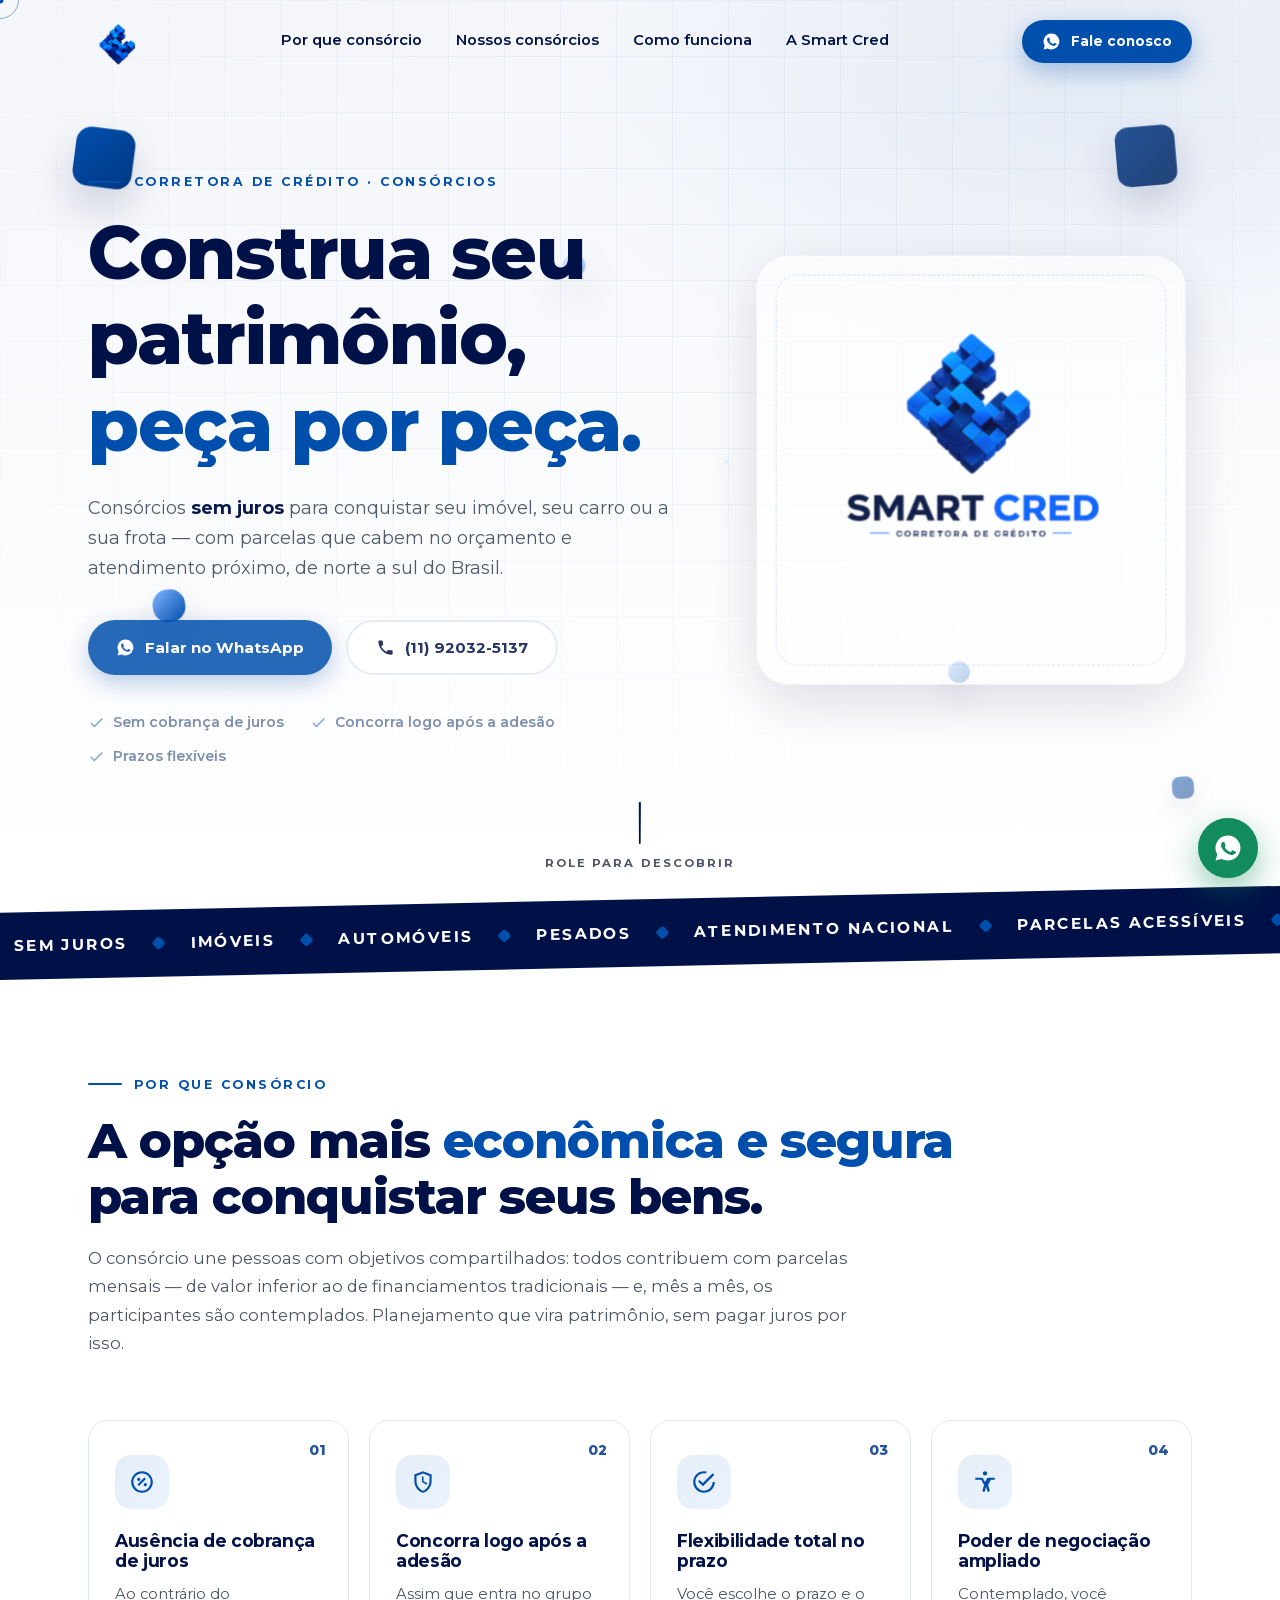
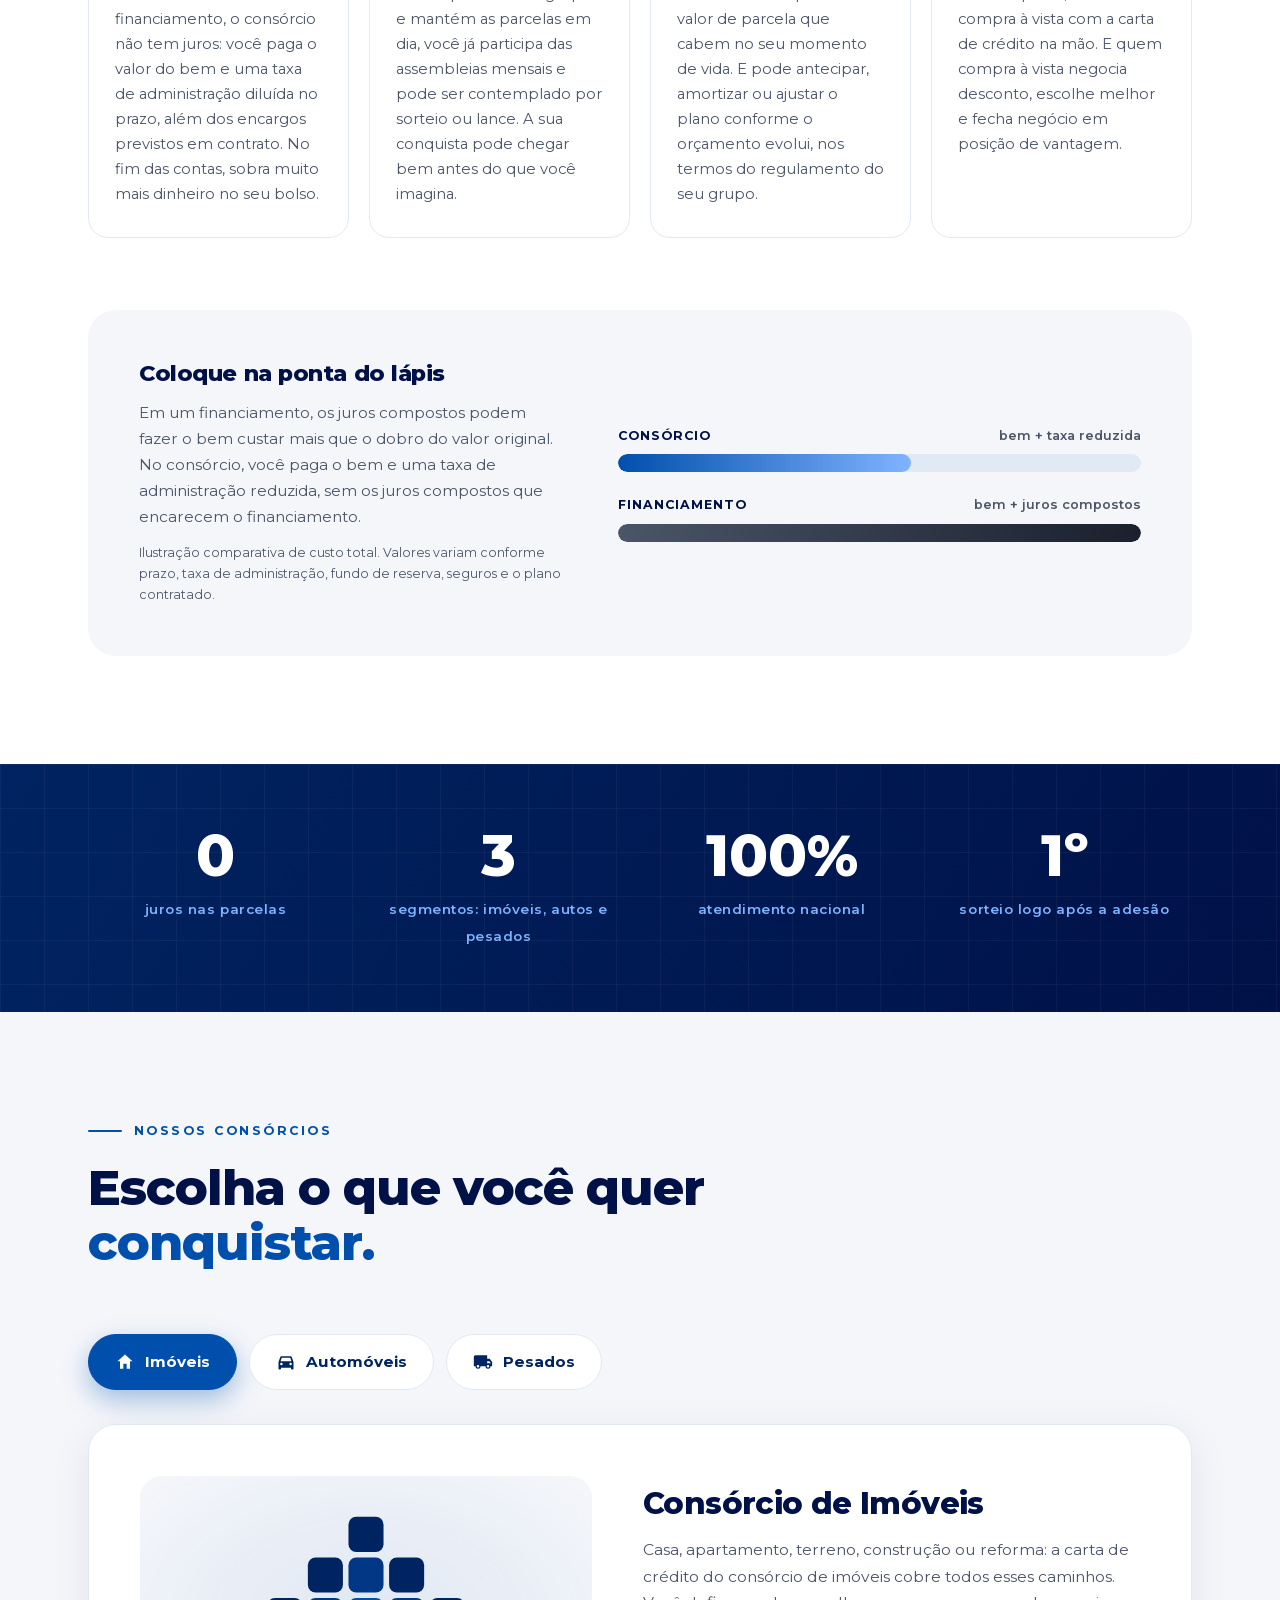
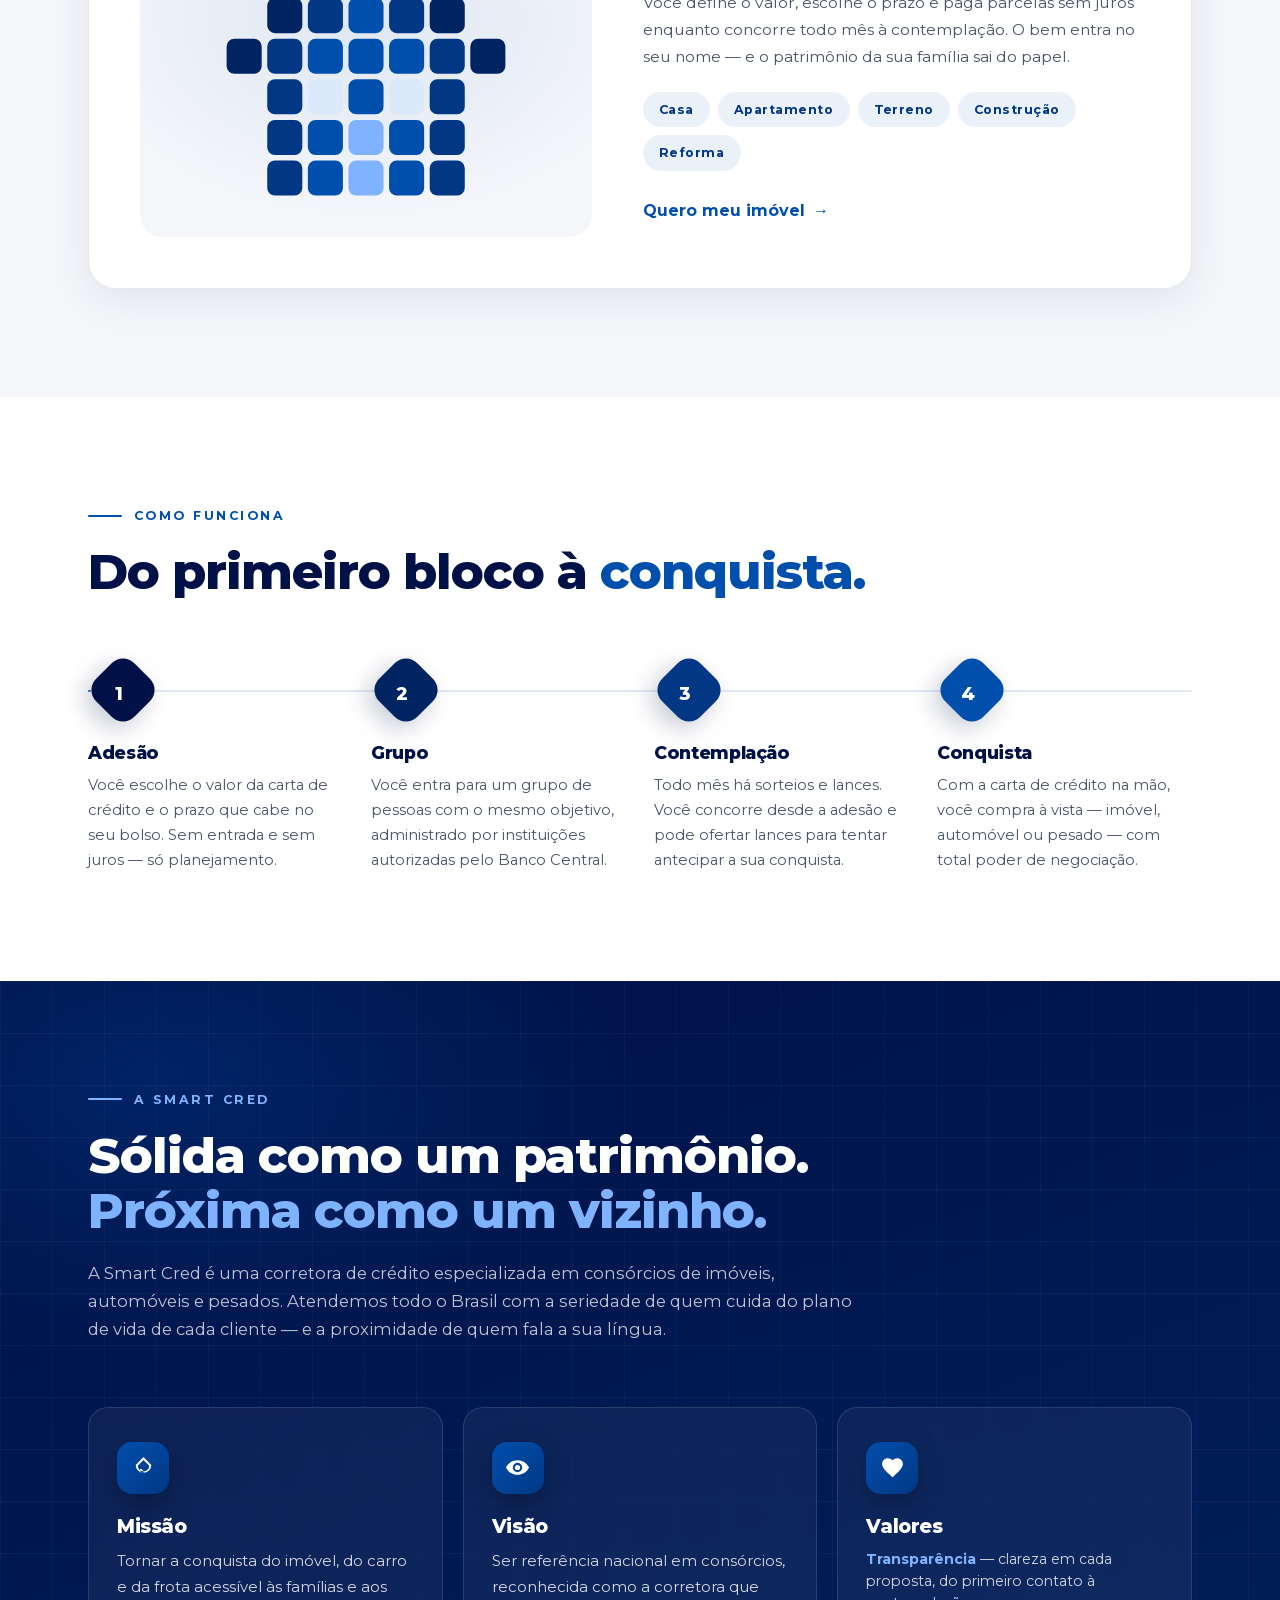
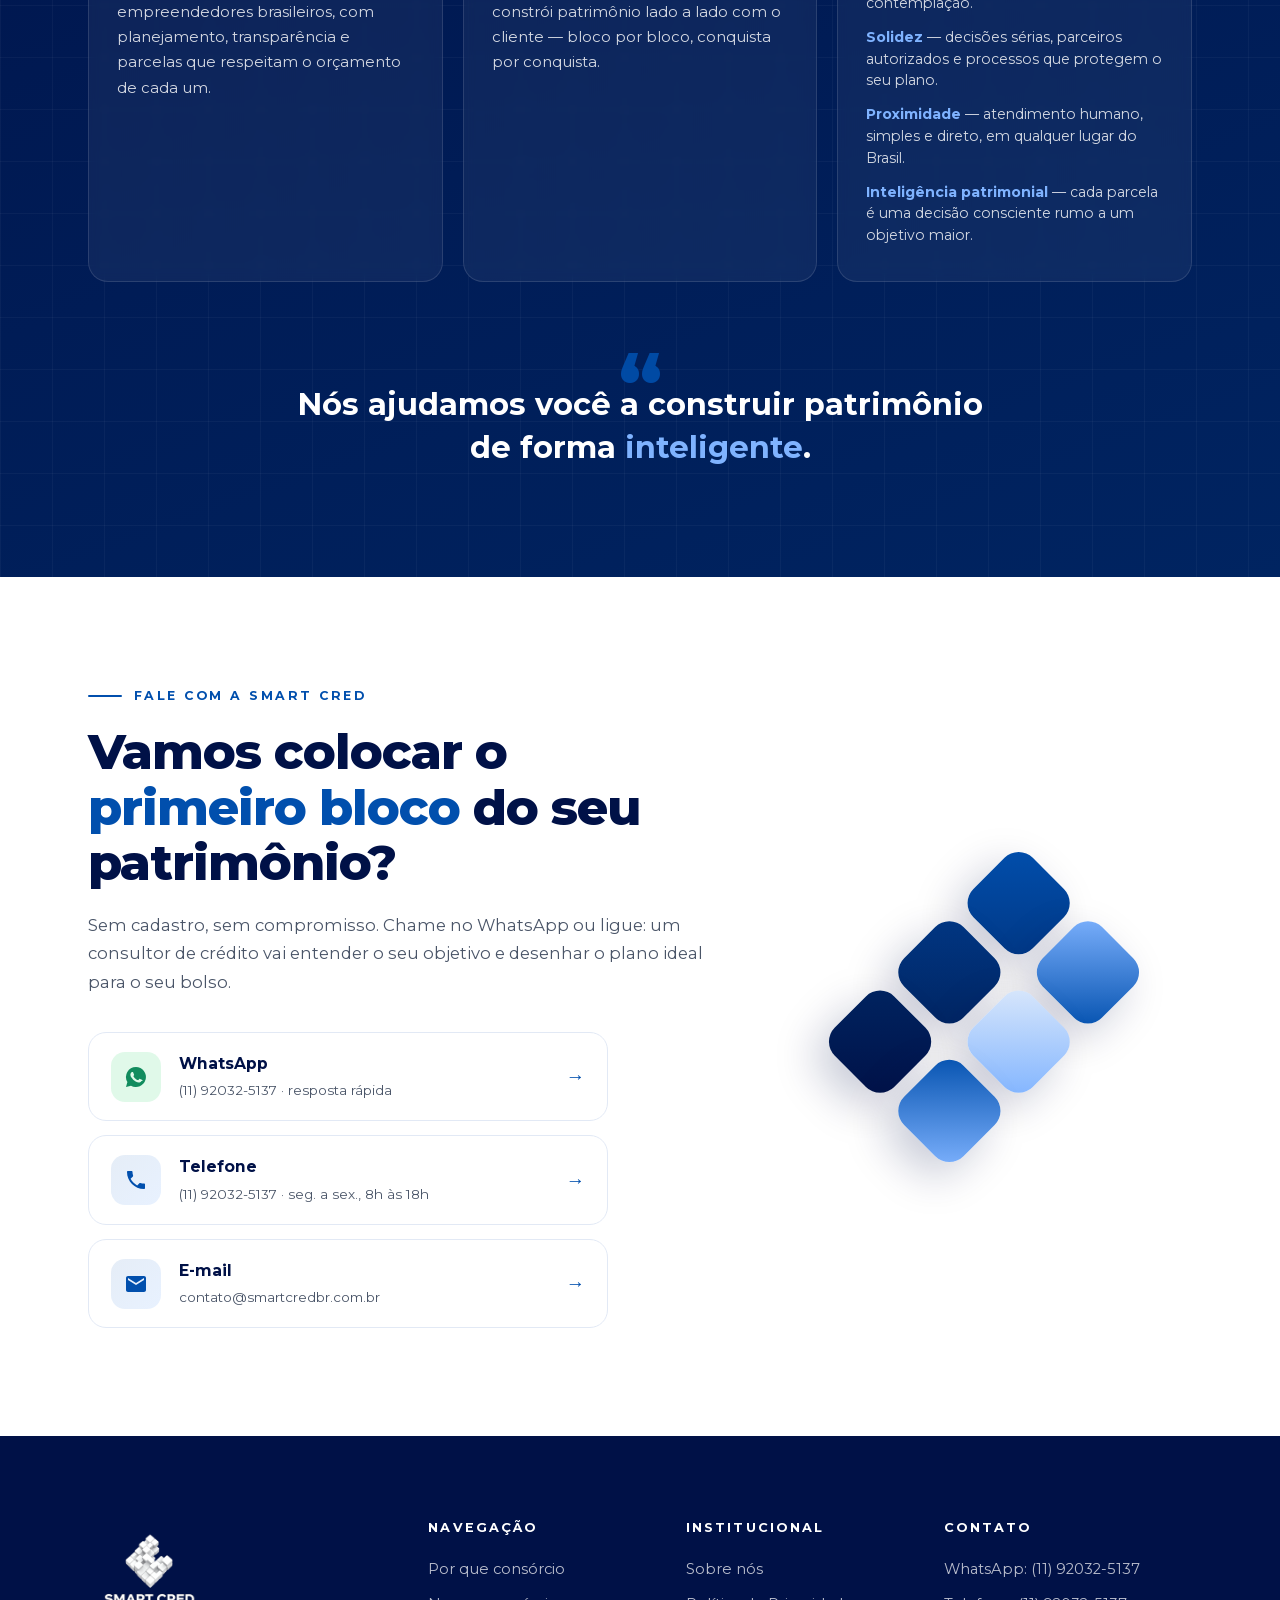
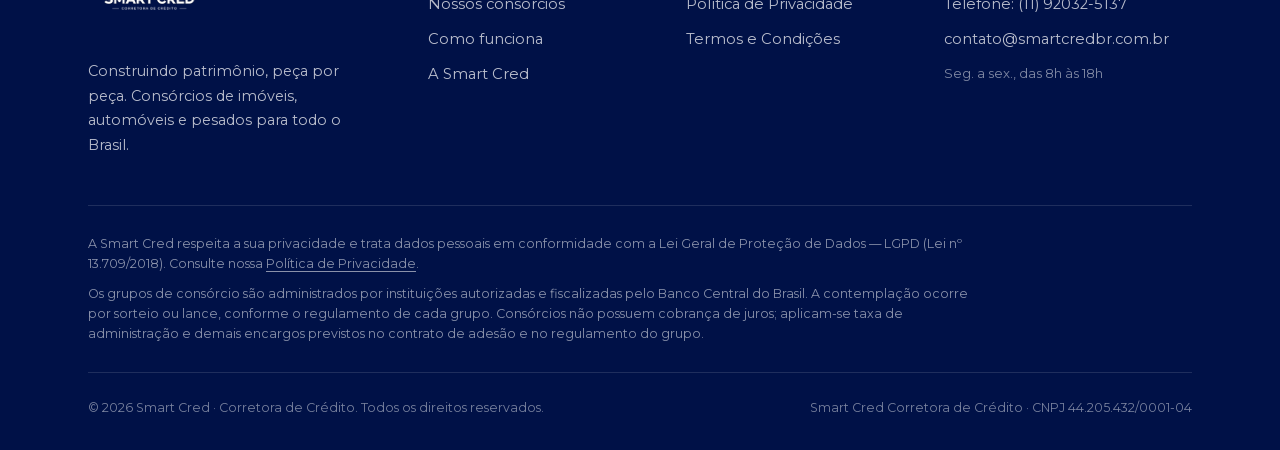
<file: index.html>
<!DOCTYPE html>
<html lang="pt-BR">
<head>
  <meta charset="UTF-8" />
  <meta name="viewport" content="width=device-width, initial-scale=1.0" />
  <title>Smart Cred — Consórcios de Imóveis, Automóveis e Pesados | Corretora de Crédito</title>
  <meta name="description" content="Construa seu patrimônio peça por peça. Consórcios sem juros para imóveis, automóveis e veículos pesados, com parcelas que cabem no orçamento e atendimento em todo o Brasil." />
  <meta property="og:title" content="Smart Cred — Corretora de Crédito" />
  <meta property="og:description" content="Consórcios sem juros para imóveis, automóveis e pesados. Construa seu patrimônio peça por peça." />
  <meta property="og:type" content="website" />
  <meta property="og:url" content="https://smartcredbr.com.br/" />
  <meta property="og:image" content="https://smartcredbr.com.br/assets/img/logo-sombra.png" />
  <meta property="og:image:width" content="1254" />
  <meta property="og:image:height" content="1254" />
  <link rel="canonical" href="https://smartcredbr.com.br/" />
  <link rel="icon" type="image/svg+xml" href="assets/img/favicon.svg" />
  <link rel="apple-touch-icon" sizes="180x180" href="assets/img/apple-touch-icon.png" />
  <link rel="preload" href="assets/fonts/montserrat-latin.woff2" as="font" type="font/woff2" crossorigin />
  <link rel="stylesheet" href="css/styles.css" />
  <script>document.documentElement.classList.add('js');</script>
</head>
<body>

  <a class="skip-link" href="#conteudo">Pular para o conteúdo</a>

  <!-- ===== Preloader ===== -->
  <div class="preloader" aria-hidden="true">
    <div class="preloader__inner">
      <div class="preloader__blocks">
        <span class="pl-block" style="--d:0"></span>
        <span class="pl-block" style="--d:1"></span>
        <span class="pl-block" style="--d:2"></span>
        <span class="pl-block" style="--d:3"></span>
        <span class="pl-block" style="--d:4"></span>
        <span class="pl-block" style="--d:5"></span>
        <span class="pl-block" style="--d:6"></span>
        <span class="pl-block" style="--d:7"></span>
        <span class="pl-block" style="--d:8"></span>
      </div>
      <p class="preloader__word">SMART <span>CRED</span></p>
    </div>
  </div>

  <!-- ===== Barra de progresso de scroll ===== -->
  <div class="scroll-progress" aria-hidden="true"><span></span></div>

  <!-- ===== Cursor customizado ===== -->
  <div class="cursor" aria-hidden="true"><span class="cursor__dot"></span><span class="cursor__ring"></span></div>

  <!-- ===== Header ===== -->
  <header class="header" id="topo">
    <div class="container header__inner">
      <a href="#inicio" class="header__logo" data-anchor aria-label="Smart Cred — voltar ao início">
        <img src="assets/img/simbolo.png" alt="Smart Cred — Corretora de Crédito" width="256" height="232" />
      </a>
      <nav class="header__nav" aria-label="Navegação principal">
        <a href="#vantagens" data-anchor>Por que consórcio</a>
        <a href="#consorcios" data-anchor>Nossos consórcios</a>
        <a href="#como-funciona" data-anchor>Como funciona</a>
        <a href="#sobre" data-anchor>A Smart Cred</a>
      </nav>
      <div class="header__actions">
        <a class="btn btn--primary btn--sm" href="https://wa.me/5511920325137?text=Ol%C3%A1!%20Quero%20saber%20mais%20sobre%20os%20cons%C3%B3rcios%20da%20Smart%20Cred." target="_blank" rel="noopener">
          <svg viewBox="0 0 24 24" class="ic" aria-hidden="true"><path fill="currentColor" d="M12 2a10 10 0 0 0-8.6 15.1L2 22l5-1.3A10 10 0 1 0 12 2Zm5.4 14.1c-.2.7-1.3 1.3-1.9 1.4-.5.1-1.1.2-3.3-.7-2.8-1.2-4.6-4-4.7-4.2-.1-.2-1.1-1.5-1.1-2.9s.7-2 1-2.3c.2-.3.5-.3.7-.3h.5c.2 0 .4 0 .6.5l.8 2c.1.2.1.4 0 .6l-.4.6c-.1.2-.3.4-.1.7.2.3.8 1.3 1.7 2.1 1.2 1.1 2.2 1.4 2.5 1.5.3.1.5.1.7-.1l.9-1c.2-.3.4-.2.7-.1l1.9.9c.3.1.5.2.6.4 0 .1 0 .6-.1.9Z"/></svg>
          Fale conosco
        </a>
        <button class="header__burger" aria-label="Abrir menu" aria-expanded="false" aria-controls="menu-mobile">
          <span></span><span></span><span></span>
        </button>
      </div>
    </div>
  </header>

  <!-- ===== Menu mobile ===== -->
  <div class="menu" id="menu-mobile" aria-hidden="true">
    <nav class="menu__nav" aria-label="Menu">
      <a href="#vantagens" data-anchor>Por que consórcio</a>
      <a href="#consorcios" data-anchor>Nossos consórcios</a>
      <a href="#como-funciona" data-anchor>Como funciona</a>
      <a href="#sobre" data-anchor>A Smart Cred</a>
      <a href="#contato" data-anchor>Contato</a>
    </nav>
    <div class="menu__contact">
      <a href="tel:+5511920325137">(11) 92032-5137</a>
      <a href="mailto:contato@smartcredbr.com.br">contato@smartcredbr.com.br</a>
    </div>
  </div>

  <main id="conteudo">

    <!-- ===== Hero ===== -->
    <section class="hero" id="inicio">
      <div class="hero__bg" aria-hidden="true">
        <span class="cube cube--1"></span>
        <span class="cube cube--2"></span>
        <span class="cube cube--3"></span>
        <span class="cube cube--4"></span>
        <span class="cube cube--5"></span>
        <span class="cube cube--6"></span>
        <span class="cube cube--7"></span>
      </div>
      <div class="container hero__grid">
        <div class="hero__content">
          <p class="eyebrow" data-hero="eyebrow"><span class="eyebrow__line"></span>Corretora de crédito · Consórcios</p>
          <h1 class="hero__title">
            <span class="line"><span class="line__inner">Construa seu</span></span>
            <span class="line"><span class="line__inner">patrimônio,</span></span>
            <span class="line"><span class="line__inner"><em>peça por peça.</em></span></span>
          </h1>
          <p class="hero__sub" data-hero="sub">Consórcios <strong>sem juros</strong> para conquistar seu imóvel, seu carro ou a sua frota — com parcelas que cabem no orçamento e atendimento próximo, de norte a sul do Brasil.</p>
          <div class="hero__ctas" data-hero="ctas">
            <a class="btn btn--primary" href="https://wa.me/5511920325137?text=Ol%C3%A1!%20Quero%20saber%20mais%20sobre%20os%20cons%C3%B3rcios%20da%20Smart%20Cred." target="_blank" rel="noopener">
              <svg viewBox="0 0 24 24" class="ic" aria-hidden="true"><path fill="currentColor" d="M12 2a10 10 0 0 0-8.6 15.1L2 22l5-1.3A10 10 0 1 0 12 2Zm5.4 14.1c-.2.7-1.3 1.3-1.9 1.4-.5.1-1.1.2-3.3-.7-2.8-1.2-4.6-4-4.7-4.2-.1-.2-1.1-1.5-1.1-2.9s.7-2 1-2.3c.2-.3.5-.3.7-.3h.5c.2 0 .4 0 .6.5l.8 2c.1.2.1.4 0 .6l-.4.6c-.1.2-.3.4-.1.7.2.3.8 1.3 1.7 2.1 1.2 1.1 2.2 1.4 2.5 1.5.3.1.5.1.7-.1l.9-1c.2-.3.4-.2.7-.1l1.9.9c.3.1.5.2.6.4 0 .1 0 .6-.1.9Z"/></svg>
              Falar no WhatsApp
            </a>
            <a class="btn btn--ghost" href="tel:+5511920325137">
              <svg viewBox="0 0 24 24" class="ic" aria-hidden="true"><path fill="currentColor" d="M6.6 10.8c1.4 2.8 3.8 5.1 6.6 6.6l2.2-2.2c.3-.3.7-.4 1-.2 1.1.4 2.3.6 3.6.6.6 0 1 .4 1 1V20c0 .6-.4 1-1 1C10.6 21 3 13.4 3 4c0-.6.4-1 1-1h3.5c.6 0 1 .4 1 1 0 1.2.2 2.4.6 3.6.1.3 0 .7-.2 1l-2.3 2.2Z"/></svg>
              (11) 92032-5137
            </a>
          </div>
          <ul class="hero__badges" data-hero="badges">
            <li><svg viewBox="0 0 24 24" class="ic" aria-hidden="true"><path fill="currentColor" d="M9 16.2 4.8 12l-1.4 1.4L9 19 21 7l-1.4-1.4L9 16.2Z"/></svg>Sem cobrança de juros</li>
            <li><svg viewBox="0 0 24 24" class="ic" aria-hidden="true"><path fill="currentColor" d="M9 16.2 4.8 12l-1.4 1.4L9 19 21 7l-1.4-1.4L9 16.2Z"/></svg>Concorra logo após a adesão</li>
            <li><svg viewBox="0 0 24 24" class="ic" aria-hidden="true"><path fill="currentColor" d="M9 16.2 4.8 12l-1.4 1.4L9 19 21 7l-1.4-1.4L9 16.2Z"/></svg>Prazos flexíveis</li>
          </ul>
        </div>
        <div class="hero__visual" data-hero="visual">
          <div class="hero__logo-card" data-tilt>
            <img src="assets/img/logo.png" alt="" width="420" height="420" class="hero__logo" />
          </div>
        </div>
      </div>
      <a class="hero__scroll" href="#vantagens" data-anchor aria-label="Rolar para a próxima seção">
        <span class="hero__scroll-line"></span>
        Role para descobrir
      </a>
    </section>

    <!-- ===== Marquee ===== -->
    <div class="marquee" aria-hidden="true">
      <div class="marquee__track">
        <div class="marquee__group">
          <span>Sem juros</span><i></i><span>Imóveis</span><i></i><span>Automóveis</span><i></i><span>Pesados</span><i></i><span>Atendimento nacional</span><i></i><span>Parcelas acessíveis</span><i></i><span>Planejamento</span><i></i><span>Segurança</span><i></i>
        </div>
        <div class="marquee__group">
          <span>Sem juros</span><i></i><span>Imóveis</span><i></i><span>Automóveis</span><i></i><span>Pesados</span><i></i><span>Atendimento nacional</span><i></i><span>Parcelas acessíveis</span><i></i><span>Planejamento</span><i></i><span>Segurança</span><i></i>
        </div>
      </div>
    </div>

    <!-- ===== Por que consórcio ===== -->
    <section class="why section" id="vantagens">
      <div class="container">
        <header class="section__head" data-reveal>
          <p class="eyebrow"><span class="eyebrow__line"></span>Por que consórcio</p>
          <h2 class="section__title">A opção mais <em>econômica e segura</em> para conquistar seus bens.</h2>
          <p class="section__lead">O consórcio une pessoas com objetivos compartilhados: todos contribuem com parcelas mensais — de valor inferior ao de financiamentos tradicionais — e, mês a mês, os participantes são contemplados. Planejamento que vira patrimônio, sem pagar juros por isso.</p>
        </header>

        <div class="why__grid">
          <article class="why-card" data-reveal>
            <span class="why-card__num">01</span>
            <div class="why-card__icon" aria-hidden="true">
              <svg viewBox="0 0 24 24"><path fill="currentColor" d="M12 22C6.5 22 2 17.5 2 12S6.5 2 12 2s10 4.5 10 10-4.5 10-10 10Zm0-18a8 8 0 1 0 0 16 8 8 0 0 0 0-16Zm-2.8 11.6L7.8 14.2 14.2 7.8l1.4 1.4-6.4 6.4ZM9 11a1.5 1.5 0 1 1 0-3 1.5 1.5 0 0 1 0 3Zm6 5a1.5 1.5 0 1 1 0-3 1.5 1.5 0 0 1 0 3Z"/></svg>
            </div>
            <h3>Ausência de cobrança de juros</h3>
            <p>Ao contrário do financiamento, o consórcio não tem juros: você paga o valor do bem e uma taxa de administração diluída no prazo, além dos encargos previstos em contrato. No fim das contas, sobra muito mais dinheiro no seu bolso.</p>
          </article>

          <article class="why-card" data-reveal>
            <span class="why-card__num">02</span>
            <div class="why-card__icon" aria-hidden="true">
              <svg viewBox="0 0 24 24"><path fill="currentColor" d="M12 2 4 5v6c0 5 3.4 9.7 8 11 4.6-1.3 8-6 8-11V5l-8-3Zm0 2.2 6 2.2V11c0 4-2.6 7.9-6 9-3.4-1.1-6-5-6-9V6.4l6-2.2ZM11 7v5l4.2 2.5.8-1.3-3.5-2V7h-1.5Z"/></svg>
            </div>
            <h3>Concorra logo após a adesão</h3>
            <p>Assim que entra no grupo e mantém as parcelas em dia, você já participa das assembleias mensais e pode ser contemplado por sorteio ou lance. A sua conquista pode chegar bem antes do que você imagina.</p>
          </article>

          <article class="why-card" data-reveal>
            <span class="why-card__num">03</span>
            <div class="why-card__icon" aria-hidden="true">
              <svg viewBox="0 0 24 24"><path fill="currentColor" d="M22 12c0 5.5-4.5 10-10 10S2 17.5 2 12 6.5 2 12 2c1 0 2 .2 2.9.5l-1.6 1.6A8 8 0 1 0 20 12h2ZM7.9 10.1 6.5 11.5 11 16 21.5 5.5 20 4l-9 9-3.1-2.9Z"/></svg>
            </div>
            <h3>Flexibilidade total no prazo</h3>
            <p>Você escolhe o prazo e o valor de parcela que cabem no seu momento de vida. E pode antecipar, amortizar ou ajustar o plano conforme o orçamento evolui, nos termos do regulamento do seu grupo.</p>
          </article>

          <article class="why-card" data-reveal>
            <span class="why-card__num">04</span>
            <div class="why-card__icon" aria-hidden="true">
              <svg viewBox="0 0 24 24"><path fill="currentColor" d="M12 6a2 2 0 1 1 0-4 2 2 0 0 1 0 4Zm9 4V8h-6.2c-.4 0-.7.2-.9.5L12 12 10.1 8.5c-.2-.3-.5-.5-.9-.5H3v2h5.5l2.6 4.7-1.4 4.9c-.2.6.2 1.2.8 1.4.6.2 1.2-.2 1.4-.8l1.1-3.9 1.1 3.9c.2.6.8 1 1.4.8.6-.2 1-.8.8-1.4l-1.4-4.9L17.5 10H21Z"/></svg>
            </div>
            <h3>Poder de negociação ampliado</h3>
            <p>Contemplado, você compra à vista com a carta de crédito na mão. E quem compra à vista negocia desconto, escolhe melhor e fecha negócio em posição de vantagem.</p>
          </article>
        </div>

        <!-- Comparativo -->
        <div class="compare" data-reveal>
          <div class="compare__text">
            <h3>Coloque na ponta do lápis</h3>
            <p>Em um financiamento, os juros compostos podem fazer o bem custar mais que o dobro do valor original. No consórcio, você paga o bem e uma taxa de administração reduzida, sem os juros compostos que encarecem o financiamento.</p>
            <p class="compare__note">Ilustração comparativa de custo total. Valores variam conforme prazo, taxa de administração, fundo de reserva, seguros e o plano contratado.</p>
          </div>
          <div class="compare__bars">
            <div class="compare-bar">
              <div class="compare-bar__head"><span>Consórcio</span><strong>bem + taxa reduzida</strong></div>
              <div class="compare-bar__track"><span class="compare-bar__fill compare-bar__fill--smart" style="--w:56%"></span></div>
            </div>
            <div class="compare-bar">
              <div class="compare-bar__head"><span>Financiamento</span><strong>bem + juros compostos</strong></div>
              <div class="compare-bar__track"><span class="compare-bar__fill compare-bar__fill--fin" style="--w:100%"></span></div>
            </div>
          </div>
        </div>
      </div>
    </section>

    <!-- ===== Números ===== -->
    <section class="stats" aria-label="Smart Cred em números">
      <div class="container stats__grid">
        <div class="stat" data-reveal>
          <span class="stat__value"><span data-count="0">0</span></span>
          <span class="stat__label">juros nas parcelas</span>
        </div>
        <div class="stat" data-reveal>
          <span class="stat__value"><span data-count="3">3</span></span>
          <span class="stat__label">segmentos: imóveis, autos e pesados</span>
        </div>
        <div class="stat" data-reveal>
          <span class="stat__value"><span data-count="100">100</span>%</span>
          <span class="stat__label">atendimento nacional</span>
        </div>
        <div class="stat" data-reveal>
          <span class="stat__value"><span data-count="1">1</span>º</span>
          <span class="stat__label">sorteio logo após a adesão</span>
        </div>
      </div>
    </section>

    <!-- ===== Nossos consórcios ===== -->
    <section class="segments section" id="consorcios">
      <div class="container">
        <header class="section__head" data-reveal>
          <p class="eyebrow"><span class="eyebrow__line"></span>Nossos consórcios</p>
          <h2 class="section__title">Escolha o que você quer <em>conquistar.</em></h2>
        </header>

        <div class="segments__tabs" role="tablist" aria-label="Segmentos de consórcio" data-reveal>
          <button class="seg-tab is-active" role="tab" aria-selected="true" aria-controls="painel-imoveis" id="tab-imoveis" data-segment="imoveis">
            <svg viewBox="0 0 24 24" class="ic" aria-hidden="true"><path fill="currentColor" d="m12 3 9 8h-3v9h-4v-6h-4v6H6v-9H3l9-8Z"/></svg>
            Imóveis
          </button>
          <button class="seg-tab" role="tab" aria-selected="false" aria-controls="painel-automoveis" id="tab-automoveis" data-segment="automoveis" tabindex="-1">
            <svg viewBox="0 0 24 24" class="ic" aria-hidden="true"><path fill="currentColor" d="M18.9 6c-.2-.6-.8-1-1.4-1H6.5c-.6 0-1.2.4-1.4 1L3 12v8c0 .6.4 1 1 1h1c.6 0 1-.4 1-1v-1h12v1c0 .6.4 1 1 1h1c.6 0 1-.4 1-1v-8l-2.1-6ZM6.9 7h10.2l1.4 4H5.5l1.4-4ZM6.5 16a1.5 1.5 0 1 1 0-3 1.5 1.5 0 0 1 0 3Zm11 0a1.5 1.5 0 1 1 0-3 1.5 1.5 0 0 1 0 3Z"/></svg>
            Automóveis
          </button>
          <button class="seg-tab" role="tab" aria-selected="false" aria-controls="painel-pesados" id="tab-pesados" data-segment="pesados" tabindex="-1">
            <svg viewBox="0 0 24 24" class="ic" aria-hidden="true"><path fill="currentColor" d="M20 8h-3V4H3c-1.1 0-2 .9-2 2v11h2a3 3 0 0 0 6 0h6a3 3 0 0 0 6 0h2v-5l-3-4ZM6 18.5A1.5 1.5 0 1 1 6 15.5a1.5 1.5 0 0 1 0 3Zm13.5-7.5 2 2.5H17V11h2.5ZM18 18.5a1.5 1.5 0 1 1 0-3 1.5 1.5 0 0 1 0 3Z"/></svg>
            Pesados
          </button>
        </div>

        <div class="segments__panels" data-reveal>
          <div class="seg-panel is-active" role="tabpanel" id="painel-imoveis" aria-labelledby="tab-imoveis" tabindex="0">
            <div class="seg-panel__visual">
              <svg class="seg-art" data-art="imoveis" viewBox="0 0 324 256" role="img" aria-label="Ilustração de casa construída em blocos"></svg>
            </div>
            <div class="seg-panel__body">
              <h3>Consórcio de Imóveis</h3>
              <p>Casa, apartamento, terreno, construção ou reforma: a carta de crédito do consórcio de imóveis cobre todos esses caminhos. Você define o valor, escolhe o prazo e paga parcelas sem juros enquanto concorre todo mês à contemplação. O bem entra no seu nome — e o patrimônio da sua família sai do papel.</p>
              <ul class="seg-panel__chips">
                <li>Casa</li><li>Apartamento</li><li>Terreno</li><li>Construção</li><li>Reforma</li>
              </ul>
              <a class="link-arrow" href="https://wa.me/5511920325137?text=Ol%C3%A1!%20Tenho%20interesse%20no%20cons%C3%B3rcio%20de%20im%C3%B3veis." target="_blank" rel="noopener">Quero meu imóvel <span aria-hidden="true">→</span></a>
            </div>
          </div>

          <div class="seg-panel" role="tabpanel" id="painel-automoveis" aria-labelledby="tab-automoveis" tabindex="0">
            <div class="seg-panel__visual">
              <svg class="seg-art" data-art="automoveis" viewBox="0 0 324 256" role="img" aria-label="Ilustração de automóvel construído em blocos"></svg>
            </div>
            <div class="seg-panel__body">
              <h3>Consórcio de Automóveis</h3>
              <p>Carro novo ou seminovo, para a família ou para o trabalho — o consórcio de automóveis é uma das formas mais econômicas de trocar de veículo. Sem juros, você ajusta a parcela ao seu orçamento e concorre desde a primeira assembleia. Quando contemplado, compra à vista, com o poder de negociação de quem tem o dinheiro na mão.</p>
              <ul class="seg-panel__chips">
                <li>Novos</li><li>Seminovos</li><li>Motos</li><li>Utilitários leves</li>
              </ul>
              <a class="link-arrow" href="https://wa.me/5511920325137?text=Ol%C3%A1!%20Tenho%20interesse%20no%20cons%C3%B3rcio%20de%20autom%C3%B3veis." target="_blank" rel="noopener">Quero meu carro <span aria-hidden="true">→</span></a>
            </div>
          </div>

          <div class="seg-panel" role="tabpanel" id="painel-pesados" aria-labelledby="tab-pesados" tabindex="0">
            <div class="seg-panel__visual">
              <svg class="seg-art" data-art="pesados" viewBox="0 0 324 256" role="img" aria-label="Ilustração de caminhão construído em blocos"></svg>
            </div>
            <div class="seg-panel__body">
              <h3>Consórcio de Pesados</h3>
              <p>Caminhões, utilitários, implementos e máquinas para quem move o próprio negócio. O consórcio de pesados permite renovar ou ampliar a frota com previsibilidade e custo muito menor que o do financiamento. Uma estratégia inteligente para transformar parcela em faturamento.</p>
              <ul class="seg-panel__chips">
                <li>Caminhões</li><li>Implementos</li><li>Máquinas</li><li>Frotas</li>
              </ul>
              <a class="link-arrow" href="https://wa.me/5511920325137?text=Ol%C3%A1!%20Tenho%20interesse%20no%20cons%C3%B3rcio%20de%20pesados." target="_blank" rel="noopener">Quero ampliar minha frota <span aria-hidden="true">→</span></a>
            </div>
          </div>
        </div>
      </div>
    </section>

    <!-- ===== Como funciona ===== -->
    <section class="steps section" id="como-funciona">
      <div class="container">
        <header class="section__head" data-reveal>
          <p class="eyebrow"><span class="eyebrow__line"></span>Como funciona</p>
          <h2 class="section__title">Do primeiro bloco à <em>conquista.</em></h2>
        </header>

        <div class="steps__wrap">
          <div class="steps__line" aria-hidden="true"><span></span></div>
          <ol class="steps__list">
            <li class="step" data-reveal>
              <span class="step__num" data-num="1">1</span>
              <h3>Adesão</h3>
              <p>Você escolhe o valor da carta de crédito e o prazo que cabe no seu bolso. Sem entrada e sem juros — só planejamento.</p>
            </li>
            <li class="step" data-reveal>
              <span class="step__num" data-num="2">2</span>
              <h3>Grupo</h3>
              <p>Você entra para um grupo de pessoas com o mesmo objetivo, administrado por instituições autorizadas pelo Banco Central.</p>
            </li>
            <li class="step" data-reveal>
              <span class="step__num" data-num="3">3</span>
              <h3>Contemplação</h3>
              <p>Todo mês há sorteios e lances. Você concorre desde a adesão e pode ofertar lances para tentar antecipar a sua conquista.</p>
            </li>
            <li class="step" data-reveal>
              <span class="step__num" data-num="4">4</span>
              <h3>Conquista</h3>
              <p>Com a carta de crédito na mão, você compra à vista — imóvel, automóvel ou pesado — com total poder de negociação.</p>
            </li>
          </ol>
        </div>
      </div>
    </section>

    <!-- ===== Missão, Visão e Valores ===== -->
    <section class="mvv section" id="sobre">
      <div class="container">
        <header class="section__head section__head--light" data-reveal>
          <p class="eyebrow eyebrow--light"><span class="eyebrow__line"></span>A Smart Cred</p>
          <h2 class="section__title">Sólida como um patrimônio. <em>Próxima como um vizinho.</em></h2>
          <p class="section__lead">A Smart Cred é uma corretora de crédito especializada em consórcios de imóveis, automóveis e pesados. Atendemos todo o Brasil com a seriedade de quem cuida do plano de vida de cada cliente — e a proximidade de quem fala a sua língua.</p>
        </header>

        <div class="mvv__grid">
          <article class="mvv-card" data-reveal>
            <div class="mvv-card__icon" aria-hidden="true">
              <svg viewBox="0 0 24 24"><path fill="currentColor" d="M12 2 4.5 9.5a7.5 7.5 0 1 0 15 0L12 2Zm0 2.8 5.5 5.5a5.5 5.5 0 1 1-11 0L12 4.8ZM12 17a3.5 3.5 0 0 1-3.5-3.5h2A1.5 1.5 0 0 0 12 15v2Z"/></svg>
            </div>
            <h3>Missão</h3>
            <p>Tornar a conquista do imóvel, do carro e da frota acessível às famílias e aos empreendedores brasileiros, com planejamento, transparência e parcelas que respeitam o orçamento de cada um.</p>
          </article>

          <article class="mvv-card" data-reveal>
            <div class="mvv-card__icon" aria-hidden="true">
              <svg viewBox="0 0 24 24"><path fill="currentColor" d="M12 5c-5 0-9.3 3-11 7 1.7 4 6 7 11 7s9.3-3 11-7c-1.7-4-6-7-11-7Zm0 11.5a4.5 4.5 0 1 1 0-9 4.5 4.5 0 0 1 0 9Zm0-7a2.5 2.5 0 1 0 0 5 2.5 2.5 0 0 0 0-5Z"/></svg>
            </div>
            <h3>Visão</h3>
            <p>Ser referência nacional em consórcios, reconhecida como a corretora que constrói patrimônio lado a lado com o cliente — bloco por bloco, conquista por conquista.</p>
          </article>

          <article class="mvv-card mvv-card--valores" data-reveal>
            <div class="mvv-card__icon" aria-hidden="true">
              <svg viewBox="0 0 24 24"><path fill="currentColor" d="m12 21.4-1.4-1.3C5.4 15.4 2 12.3 2 8.5 2 5.4 4.4 3 7.5 3c1.7 0 3.4.8 4.5 2.1A6 6 0 0 1 16.5 3C19.6 3 22 5.4 22 8.5c0 3.8-3.4 6.9-8.6 11.6L12 21.4Z"/></svg>
            </div>
            <h3>Valores</h3>
            <ul class="mvv-card__values">
              <li><strong>Transparência</strong> — clareza em cada proposta, do primeiro contato à contemplação.</li>
              <li><strong>Solidez</strong> — decisões sérias, parceiros autorizados e processos que protegem o seu plano.</li>
              <li><strong>Proximidade</strong> — atendimento humano, simples e direto, em qualquer lugar do Brasil.</li>
              <li><strong>Inteligência patrimonial</strong> — cada parcela é uma decisão consciente rumo a um objetivo maior.</li>
            </ul>
          </article>
        </div>

        <blockquote class="mvv__quote" data-reveal>
          <span class="mvv__quote-mark" aria-hidden="true">“</span>
          <p>Nós ajudamos você a construir patrimônio de forma <em>inteligente</em>.</p>
        </blockquote>
      </div>
    </section>

    <!-- ===== Contato / CTA final ===== -->
    <section class="contact section" id="contato">
      <div class="container contact__grid">
        <div class="contact__content" data-reveal>
          <p class="eyebrow"><span class="eyebrow__line"></span>Fale com a Smart Cred</p>
          <h2 class="section__title">Vamos colocar o <em>primeiro bloco</em> do seu patrimônio?</h2>
          <p class="section__lead">Sem cadastro, sem compromisso. Chame no WhatsApp ou ligue: um consultor de crédito vai entender o seu objetivo e desenhar o plano ideal para o seu bolso.</p>
          <div class="contact__channels">
            <a class="contact-card" href="https://wa.me/5511920325137?text=Ol%C3%A1!%20Quero%20saber%20mais%20sobre%20os%20cons%C3%B3rcios%20da%20Smart%20Cred." target="_blank" rel="noopener">
              <span class="contact-card__icon contact-card__icon--wa" aria-hidden="true">
                <svg viewBox="0 0 24 24"><path fill="currentColor" d="M12 2a10 10 0 0 0-8.6 15.1L2 22l5-1.3A10 10 0 1 0 12 2Zm5.4 14.1c-.2.7-1.3 1.3-1.9 1.4-.5.1-1.1.2-3.3-.7-2.8-1.2-4.6-4-4.7-4.2-.1-.2-1.1-1.5-1.1-2.9s.7-2 1-2.3c.2-.3.5-.3.7-.3h.5c.2 0 .4 0 .6.5l.8 2c.1.2.1.4 0 .6l-.4.6c-.1.2-.3.4-.1.7.2.3.8 1.3 1.7 2.1 1.2 1.1 2.2 1.4 2.5 1.5.3.1.5.1.7-.1l.9-1c.2-.3.4-.2.7-.1l1.9.9c.3.1.5.2.6.4 0 .1 0 .6-.1.9Z"/></svg>
              </span>
              <span class="contact-card__body">
                <strong>WhatsApp</strong>
                <span>(11) 92032-5137 · resposta rápida</span>
              </span>
              <span class="contact-card__arrow" aria-hidden="true">→</span>
            </a>
            <a class="contact-card" href="tel:+5511920325137">
              <span class="contact-card__icon" aria-hidden="true">
                <svg viewBox="0 0 24 24"><path fill="currentColor" d="M6.6 10.8c1.4 2.8 3.8 5.1 6.6 6.6l2.2-2.2c.3-.3.7-.4 1-.2 1.1.4 2.3.6 3.6.6.6 0 1 .4 1 1V20c0 .6-.4 1-1 1C10.6 21 3 13.4 3 4c0-.6.4-1 1-1h3.5c.6 0 1 .4 1 1 0 1.2.2 2.4.6 3.6.1.3 0 .7-.2 1l-2.3 2.2Z"/></svg>
              </span>
              <span class="contact-card__body">
                <strong>Telefone</strong>
                <span>(11) 92032-5137 · seg. a sex., 8h às 18h</span>
              </span>
              <span class="contact-card__arrow" aria-hidden="true">→</span>
            </a>
            <a class="contact-card" href="mailto:contato@smartcredbr.com.br">
              <span class="contact-card__icon" aria-hidden="true">
                <svg viewBox="0 0 24 24"><path fill="currentColor" d="M20 4H4c-1.1 0-2 .9-2 2v12c0 1.1.9 2 2 2h16c1.1 0 2-.9 2-2V6c0-1.1-.9-2-2-2Zm0 4-8 5-8-5V6l8 5 8-5v2Z"/></svg>
              </span>
              <span class="contact-card__body">
                <strong>E-mail</strong>
                <span>contato@smartcredbr.com.br</span>
              </span>
              <span class="contact-card__arrow" aria-hidden="true">→</span>
            </a>
          </div>
        </div>
        <div class="contact__visual" aria-hidden="true" data-reveal>
          <div class="contact__block-stack">
            <span></span><span></span><span></span><span></span><span></span><span></span>
          </div>
        </div>
      </div>
    </section>
  </main>

  <!-- ===== Footer ===== -->
  <footer class="footer">
    <div class="container">
      <div class="footer__top">
        <div class="footer__brand">
          <img src="assets/img/logo-branca.png" alt="Smart Cred — Corretora de Crédito" width="140" height="140" />
          <p>Construindo patrimônio, peça por peça. Consórcios de imóveis, automóveis e pesados para todo o Brasil.</p>
        </div>
        <nav class="footer__col" aria-label="Navegação do site">
          <p class="footer__title">Navegação</p>
          <a href="#vantagens" data-anchor>Por que consórcio</a>
          <a href="#consorcios" data-anchor>Nossos consórcios</a>
          <a href="#como-funciona" data-anchor>Como funciona</a>
          <a href="#sobre" data-anchor>A Smart Cred</a>
        </nav>
        <nav class="footer__col" aria-label="Páginas institucionais">
          <p class="footer__title">Institucional</p>
          <a href="sobre-nos.html">Sobre nós</a>
          <a href="politica-de-privacidade.html">Política de Privacidade</a>
          <a href="termos-e-condicoes.html">Termos e Condições</a>
        </nav>
        <div class="footer__col">
          <p class="footer__title">Contato</p>
          <a href="https://wa.me/5511920325137?text=Ol%C3%A1!%20Quero%20saber%20mais%20sobre%20os%20cons%C3%B3rcios%20da%20Smart%20Cred." target="_blank" rel="noopener">WhatsApp: (11) 92032-5137</a>
          <a href="tel:+5511920325137">Telefone: (11) 92032-5137</a>
          <a href="mailto:contato@smartcredbr.com.br">contato@smartcredbr.com.br</a>
          <span class="footer__hours">Seg. a sex., das 8h às 18h</span>
        </div>
      </div>
      <div class="footer__legal">
        <p>A Smart Cred respeita a sua privacidade e trata dados pessoais em conformidade com a Lei Geral de Proteção de Dados — LGPD (Lei nº 13.709/2018). Consulte nossa <a href="politica-de-privacidade.html">Política de Privacidade</a>.</p>
        <p>Os grupos de consórcio são administrados por instituições autorizadas e fiscalizadas pelo Banco Central do Brasil. A contemplação ocorre por sorteio ou lance, conforme o regulamento de cada grupo. Consórcios não possuem cobrança de juros; aplicam-se taxa de administração e demais encargos previstos no contrato de adesão e no regulamento do grupo.</p>
      </div>
      <div class="footer__bottom">
        <span>© <span data-year>2026</span> Smart Cred · Corretora de Crédito. Todos os direitos reservados.</span>
        <span>Smart Cred Corretora de Crédito · CNPJ 44.205.432/0001-04</span>
      </div>
    </div>
  </footer>

  <!-- ===== WhatsApp flutuante ===== -->
  <a class="wa-float" href="https://wa.me/5511920325137?text=Ol%C3%A1!%20Quero%20saber%20mais%20sobre%20os%20cons%C3%B3rcios%20da%20Smart%20Cred." target="_blank" rel="noopener" aria-label="Conversar no WhatsApp">
    <svg viewBox="0 0 24 24" aria-hidden="true"><path fill="currentColor" d="M12 2a10 10 0 0 0-8.6 15.1L2 22l5-1.3A10 10 0 1 0 12 2Zm5.4 14.1c-.2.7-1.3 1.3-1.9 1.4-.5.1-1.1.2-3.3-.7-2.8-1.2-4.6-4-4.7-4.2-.1-.2-1.1-1.5-1.1-2.9s.7-2 1-2.3c.2-.3.5-.3.7-.3h.5c.2 0 .4 0 .6.5l.8 2c.1.2.1.4 0 .6l-.4.6c-.1.2-.3.4-.1.7.2.3.8 1.3 1.7 2.1 1.2 1.1 2.2 1.4 2.5 1.5.3.1.5.1.7-.1l.9-1c.2-.3.4-.2.7-.1l1.9.9c.3.1.5.2.6.4 0 .1 0 .6-.1.9Z"/></svg>
  </a>

  <script src="vendor/gsap.min.js"></script>
  <script src="vendor/ScrollTrigger.min.js"></script>
  <script src="vendor/lenis.min.js"></script>
  <script src="js/main.js"></script>
</body>
</html>
</file>
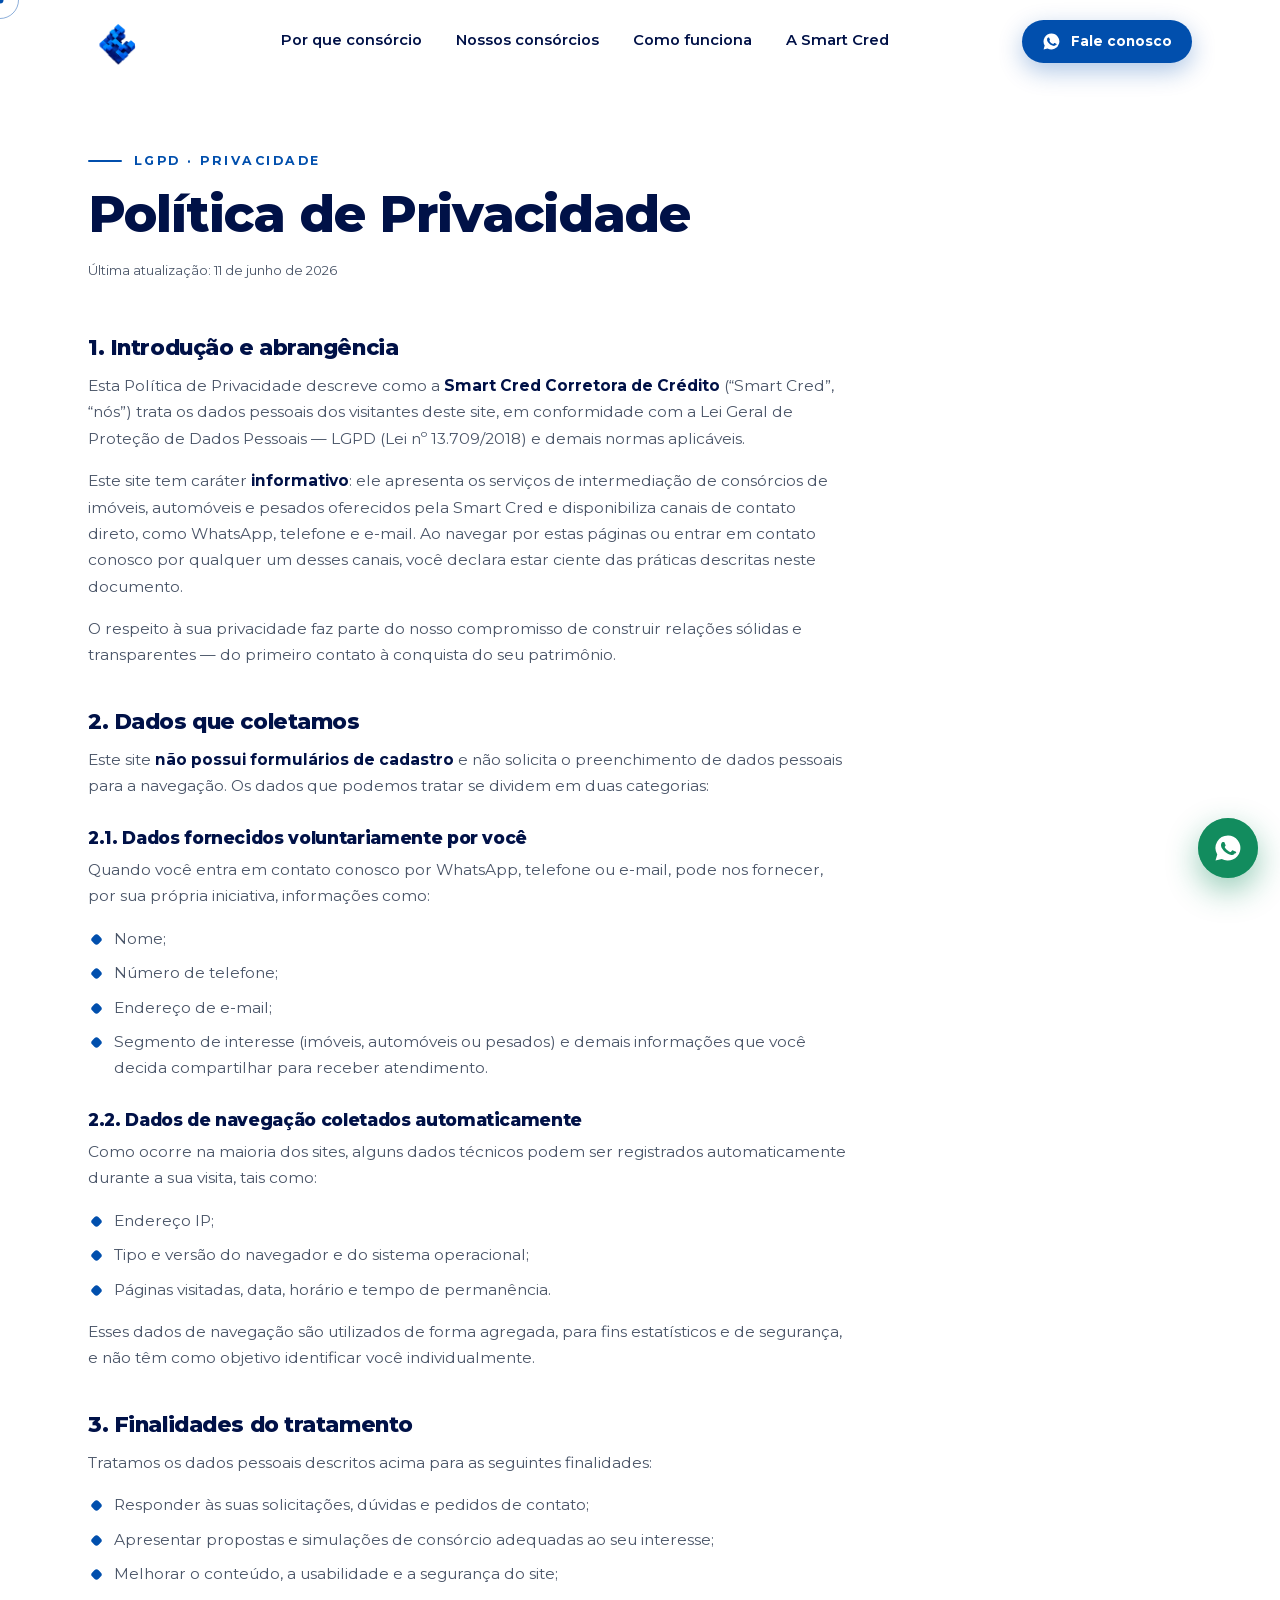
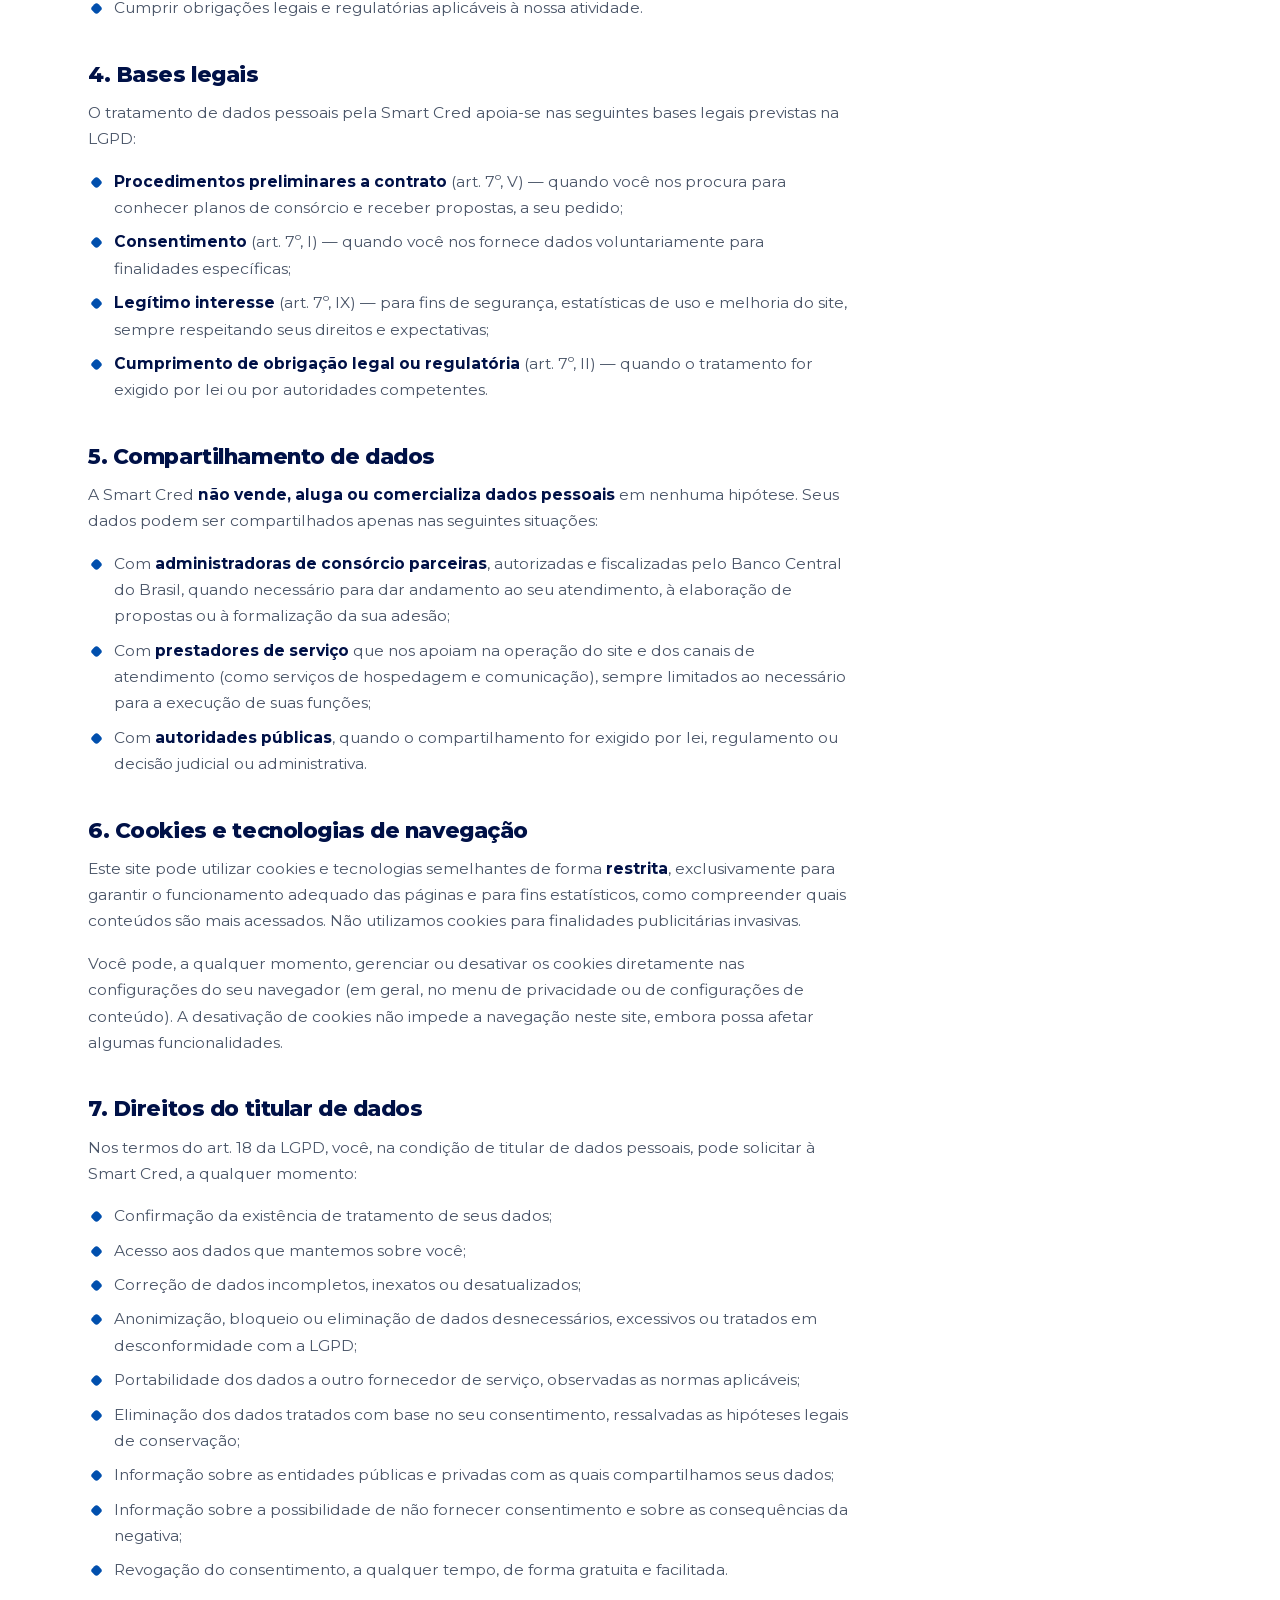
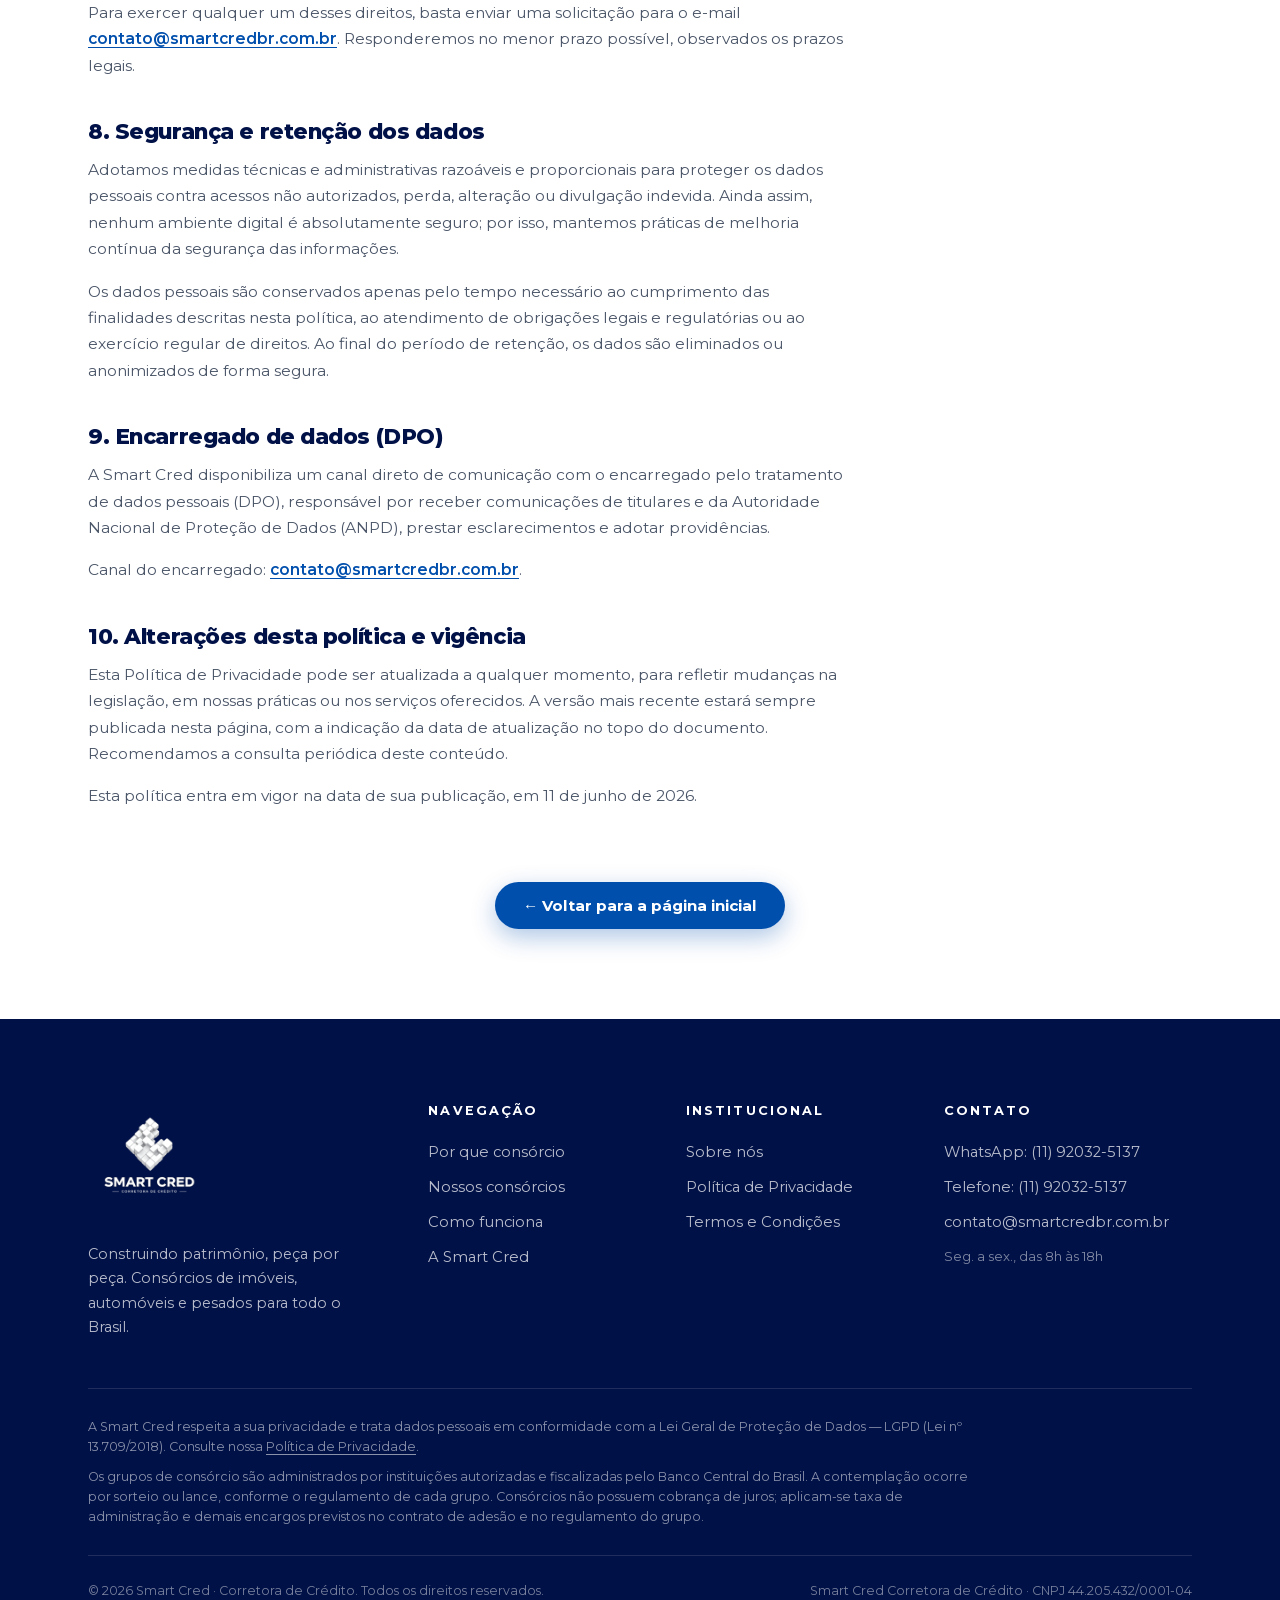
<file: politica-de-privacidade.html>
<!DOCTYPE html>
<html lang="pt-BR">
<head>
  <meta charset="UTF-8" />
  <meta name="viewport" content="width=device-width, initial-scale=1.0" />
  <title>Política de Privacidade — Smart Cred | Corretora de Crédito</title>
  <meta name="description" content="Política de Privacidade da Smart Cred. Saiba como tratamos seus dados pessoais em conformidade com a LGPD (Lei nº 13.709/2018): coleta, finalidades, compartilhamento e direitos do titular." />
  <meta property="og:title" content="Política de Privacidade — Smart Cred" />
  <meta property="og:description" content="Saiba como a Smart Cred trata dados pessoais em conformidade com a LGPD (Lei nº 13.709/2018)." />
  <meta property="og:type" content="website" />
  <meta property="og:url" content="https://smartcredbr.com.br/politica-de-privacidade.html" />
  <meta property="og:image" content="https://smartcredbr.com.br/assets/img/logo-sombra.png" />
  <link rel="canonical" href="https://smartcredbr.com.br/politica-de-privacidade.html" />
  <link rel="icon" type="image/svg+xml" href="assets/img/favicon.svg" />
  <link rel="apple-touch-icon" sizes="180x180" href="assets/img/apple-touch-icon.png" />
  <link rel="preload" href="assets/fonts/montserrat-latin.woff2" as="font" type="font/woff2" crossorigin />
  <link rel="stylesheet" href="css/styles.css" />
  <script>document.documentElement.classList.add('js');</script>
</head>
<body>

  <a class="skip-link" href="#conteudo">Pular para o conteúdo</a>

  <!-- ===== Barra de progresso de scroll ===== -->
  <div class="scroll-progress" aria-hidden="true"><span></span></div>

  <!-- ===== Cursor customizado ===== -->
  <div class="cursor" aria-hidden="true"><span class="cursor__dot"></span><span class="cursor__ring"></span></div>

  <!-- ===== Header ===== -->
  <header class="header" id="topo">
    <div class="container header__inner">
      <a href="index.html" class="header__logo" aria-label="Smart Cred — voltar à página inicial">
        <img src="assets/img/simbolo.png" alt="Smart Cred — Corretora de Crédito" width="256" height="232" />
      </a>
      <nav class="header__nav" aria-label="Navegação principal">
        <a href="index.html#vantagens">Por que consórcio</a>
        <a href="index.html#consorcios">Nossos consórcios</a>
        <a href="index.html#como-funciona">Como funciona</a>
        <a href="index.html#sobre">A Smart Cred</a>
      </nav>
      <div class="header__actions">
        <a class="btn btn--primary btn--sm" href="https://wa.me/5511920325137?text=Ol%C3%A1!%20Quero%20saber%20mais%20sobre%20os%20cons%C3%B3rcios%20da%20Smart%20Cred." target="_blank" rel="noopener">
          <svg viewBox="0 0 24 24" class="ic" aria-hidden="true"><path fill="currentColor" d="M12 2a10 10 0 0 0-8.6 15.1L2 22l5-1.3A10 10 0 1 0 12 2Zm5.4 14.1c-.2.7-1.3 1.3-1.9 1.4-.5.1-1.1.2-3.3-.7-2.8-1.2-4.6-4-4.7-4.2-.1-.2-1.1-1.5-1.1-2.9s.7-2 1-2.3c.2-.3.5-.3.7-.3h.5c.2 0 .4 0 .6.5l.8 2c.1.2.1.4 0 .6l-.4.6c-.1.2-.3.4-.1.7.2.3.8 1.3 1.7 2.1 1.2 1.1 2.2 1.4 2.5 1.5.3.1.5.1.7-.1l.9-1c.2-.3.4-.2.7-.1l1.9.9c.3.1.5.2.6.4 0 .1 0 .6-.1.9Z"/></svg>
          Fale conosco
        </a>
        <button class="header__burger" aria-label="Abrir menu" aria-expanded="false" aria-controls="menu-mobile">
          <span></span><span></span><span></span>
        </button>
      </div>
    </div>
  </header>

  <!-- ===== Menu mobile ===== -->
  <div class="menu" id="menu-mobile" aria-hidden="true">
    <nav class="menu__nav" aria-label="Menu">
      <a href="index.html#vantagens">Por que consórcio</a>
      <a href="index.html#consorcios">Nossos consórcios</a>
      <a href="index.html#como-funciona">Como funciona</a>
      <a href="index.html#sobre">A Smart Cred</a>
      <a href="index.html#contato">Contato</a>
    </nav>
    <div class="menu__contact">
      <a href="tel:+5511920325137">(11) 92032-5137</a>
      <a href="mailto:contato@smartcredbr.com.br">contato@smartcredbr.com.br</a>
    </div>
  </div>

  <!-- ===== Conteúdo ===== -->
  <main class="page" id="conteudo">
    <div class="container">
      <header class="page__head">
        <p class="eyebrow"><span class="eyebrow__line"></span>LGPD · Privacidade</p>
        <h1 class="page__title">Política de Privacidade</h1>
        <p class="page__updated">Última atualização: 11 de junho de 2026</p>
      </header>

      <div class="page__content">

        <h2>1. Introdução e abrangência</h2>
        <p>Esta Política de Privacidade descreve como a <strong>Smart Cred Corretora de Crédito</strong> (“Smart Cred”, “nós”) trata os dados pessoais dos visitantes deste site, em conformidade com a Lei Geral de Proteção de Dados Pessoais — LGPD (Lei nº 13.709/2018) e demais normas aplicáveis.</p>
        <p>Este site tem caráter <strong>informativo</strong>: ele apresenta os serviços de intermediação de consórcios de imóveis, automóveis e pesados oferecidos pela Smart Cred e disponibiliza canais de contato direto, como WhatsApp, telefone e e-mail. Ao navegar por estas páginas ou entrar em contato conosco por qualquer um desses canais, você declara estar ciente das práticas descritas neste documento.</p>
        <p>O respeito à sua privacidade faz parte do nosso compromisso de construir relações sólidas e transparentes — do primeiro contato à conquista do seu patrimônio.</p>

        <h2>2. Dados que coletamos</h2>
        <p>Este site <strong>não possui formulários de cadastro</strong> e não solicita o preenchimento de dados pessoais para a navegação. Os dados que podemos tratar se dividem em duas categorias:</p>
        <h3>2.1. Dados fornecidos voluntariamente por você</h3>
        <p>Quando você entra em contato conosco por WhatsApp, telefone ou e-mail, pode nos fornecer, por sua própria iniciativa, informações como:</p>
        <ul>
          <li>Nome;</li>
          <li>Número de telefone;</li>
          <li>Endereço de e-mail;</li>
          <li>Segmento de interesse (imóveis, automóveis ou pesados) e demais informações que você decida compartilhar para receber atendimento.</li>
        </ul>
        <h3>2.2. Dados de navegação coletados automaticamente</h3>
        <p>Como ocorre na maioria dos sites, alguns dados técnicos podem ser registrados automaticamente durante a sua visita, tais como:</p>
        <ul>
          <li>Endereço IP;</li>
          <li>Tipo e versão do navegador e do sistema operacional;</li>
          <li>Páginas visitadas, data, horário e tempo de permanência.</li>
        </ul>
        <p>Esses dados de navegação são utilizados de forma agregada, para fins estatísticos e de segurança, e não têm como objetivo identificar você individualmente.</p>

        <h2>3. Finalidades do tratamento</h2>
        <p>Tratamos os dados pessoais descritos acima para as seguintes finalidades:</p>
        <ul>
          <li>Responder às suas solicitações, dúvidas e pedidos de contato;</li>
          <li>Apresentar propostas e simulações de consórcio adequadas ao seu interesse;</li>
          <li>Melhorar o conteúdo, a usabilidade e a segurança do site;</li>
          <li>Cumprir obrigações legais e regulatórias aplicáveis à nossa atividade.</li>
        </ul>

        <h2>4. Bases legais</h2>
        <p>O tratamento de dados pessoais pela Smart Cred apoia-se nas seguintes bases legais previstas na LGPD:</p>
        <ul>
          <li><strong>Procedimentos preliminares a contrato</strong> (art. 7º, V) — quando você nos procura para conhecer planos de consórcio e receber propostas, a seu pedido;</li>
          <li><strong>Consentimento</strong> (art. 7º, I) — quando você nos fornece dados voluntariamente para finalidades específicas;</li>
          <li><strong>Legítimo interesse</strong> (art. 7º, IX) — para fins de segurança, estatísticas de uso e melhoria do site, sempre respeitando seus direitos e expectativas;</li>
          <li><strong>Cumprimento de obrigação legal ou regulatória</strong> (art. 7º, II) — quando o tratamento for exigido por lei ou por autoridades competentes.</li>
        </ul>

        <h2>5. Compartilhamento de dados</h2>
        <p>A Smart Cred <strong>não vende, aluga ou comercializa dados pessoais</strong> em nenhuma hipótese. Seus dados podem ser compartilhados apenas nas seguintes situações:</p>
        <ul>
          <li>Com <strong>administradoras de consórcio parceiras</strong>, autorizadas e fiscalizadas pelo Banco Central do Brasil, quando necessário para dar andamento ao seu atendimento, à elaboração de propostas ou à formalização da sua adesão;</li>
          <li>Com <strong>prestadores de serviço</strong> que nos apoiam na operação do site e dos canais de atendimento (como serviços de hospedagem e comunicação), sempre limitados ao necessário para a execução de suas funções;</li>
          <li>Com <strong>autoridades públicas</strong>, quando o compartilhamento for exigido por lei, regulamento ou decisão judicial ou administrativa.</li>
        </ul>

        <h2>6. Cookies e tecnologias de navegação</h2>
        <p>Este site pode utilizar cookies e tecnologias semelhantes de forma <strong>restrita</strong>, exclusivamente para garantir o funcionamento adequado das páginas e para fins estatísticos, como compreender quais conteúdos são mais acessados. Não utilizamos cookies para finalidades publicitárias invasivas.</p>
        <p>Você pode, a qualquer momento, gerenciar ou desativar os cookies diretamente nas configurações do seu navegador (em geral, no menu de privacidade ou de configurações de conteúdo). A desativação de cookies não impede a navegação neste site, embora possa afetar algumas funcionalidades.</p>

        <h2>7. Direitos do titular de dados</h2>
        <p>Nos termos do art. 18 da LGPD, você, na condição de titular de dados pessoais, pode solicitar à Smart Cred, a qualquer momento:</p>
        <ul>
          <li>Confirmação da existência de tratamento de seus dados;</li>
          <li>Acesso aos dados que mantemos sobre você;</li>
          <li>Correção de dados incompletos, inexatos ou desatualizados;</li>
          <li>Anonimização, bloqueio ou eliminação de dados desnecessários, excessivos ou tratados em desconformidade com a LGPD;</li>
          <li>Portabilidade dos dados a outro fornecedor de serviço, observadas as normas aplicáveis;</li>
          <li>Eliminação dos dados tratados com base no seu consentimento, ressalvadas as hipóteses legais de conservação;</li>
          <li>Informação sobre as entidades públicas e privadas com as quais compartilhamos seus dados;</li>
          <li>Informação sobre a possibilidade de não fornecer consentimento e sobre as consequências da negativa;</li>
          <li>Revogação do consentimento, a qualquer tempo, de forma gratuita e facilitada.</li>
        </ul>
        <p>Para exercer qualquer um desses direitos, basta enviar uma solicitação para o e-mail <a href="mailto:contato@smartcredbr.com.br">contato@smartcredbr.com.br</a>. Responderemos no menor prazo possível, observados os prazos legais.</p>

        <h2>8. Segurança e retenção dos dados</h2>
        <p>Adotamos medidas técnicas e administrativas razoáveis e proporcionais para proteger os dados pessoais contra acessos não autorizados, perda, alteração ou divulgação indevida. Ainda assim, nenhum ambiente digital é absolutamente seguro; por isso, mantemos práticas de melhoria contínua da segurança das informações.</p>
        <p>Os dados pessoais são conservados apenas pelo tempo necessário ao cumprimento das finalidades descritas nesta política, ao atendimento de obrigações legais e regulatórias ou ao exercício regular de direitos. Ao final do período de retenção, os dados são eliminados ou anonimizados de forma segura.</p>

        <h2>9. Encarregado de dados (DPO)</h2>
        <p>A Smart Cred disponibiliza um canal direto de comunicação com o encarregado pelo tratamento de dados pessoais (DPO), responsável por receber comunicações de titulares e da Autoridade Nacional de Proteção de Dados (ANPD), prestar esclarecimentos e adotar providências.</p>
        <p>Canal do encarregado: <a href="mailto:contato@smartcredbr.com.br">contato@smartcredbr.com.br</a>.</p>

        <h2>10. Alterações desta política e vigência</h2>
        <p>Esta Política de Privacidade pode ser atualizada a qualquer momento, para refletir mudanças na legislação, em nossas práticas ou nos serviços oferecidos. A versão mais recente estará sempre publicada nesta página, com a indicação da data de atualização no topo do documento. Recomendamos a consulta periódica deste conteúdo.</p>
        <p>Esta política entra em vigor na data de sua publicação, em 11 de junho de 2026.</p>

      </div>

      <div class="page__back">
        <a class="btn btn--primary" href="index.html">← Voltar para a página inicial</a>
      </div>
    </div>
  </main>

  <!-- ===== Footer ===== -->
  <footer class="footer">
    <div class="container">
      <div class="footer__top">
        <div class="footer__brand">
          <img src="assets/img/logo-branca.png" alt="Smart Cred — Corretora de Crédito" width="140" height="140" />
          <p>Construindo patrimônio, peça por peça. Consórcios de imóveis, automóveis e pesados para todo o Brasil.</p>
        </div>
        <nav class="footer__col" aria-label="Navegação do site">
          <p class="footer__title">Navegação</p>
          <a href="index.html#vantagens">Por que consórcio</a>
          <a href="index.html#consorcios">Nossos consórcios</a>
          <a href="index.html#como-funciona">Como funciona</a>
          <a href="index.html#sobre">A Smart Cred</a>
        </nav>
        <nav class="footer__col" aria-label="Páginas institucionais">
          <p class="footer__title">Institucional</p>
          <a href="sobre-nos.html">Sobre nós</a>
          <a href="politica-de-privacidade.html">Política de Privacidade</a>
          <a href="termos-e-condicoes.html">Termos e Condições</a>
        </nav>
        <div class="footer__col">
          <p class="footer__title">Contato</p>
          <a href="https://wa.me/5511920325137?text=Ol%C3%A1!%20Quero%20saber%20mais%20sobre%20os%20cons%C3%B3rcios%20da%20Smart%20Cred." target="_blank" rel="noopener">WhatsApp: (11) 92032-5137</a>
          <a href="tel:+5511920325137">Telefone: (11) 92032-5137</a>
          <a href="mailto:contato@smartcredbr.com.br">contato@smartcredbr.com.br</a>
          <span class="footer__hours">Seg. a sex., das 8h às 18h</span>
        </div>
      </div>
      <div class="footer__legal">
        <p>A Smart Cred respeita a sua privacidade e trata dados pessoais em conformidade com a Lei Geral de Proteção de Dados — LGPD (Lei nº 13.709/2018). Consulte nossa <a href="politica-de-privacidade.html">Política de Privacidade</a>.</p>
        <p>Os grupos de consórcio são administrados por instituições autorizadas e fiscalizadas pelo Banco Central do Brasil. A contemplação ocorre por sorteio ou lance, conforme o regulamento de cada grupo. Consórcios não possuem cobrança de juros; aplicam-se taxa de administração e demais encargos previstos no contrato de adesão e no regulamento do grupo.</p>
      </div>
      <div class="footer__bottom">
        <span>© <span data-year>2026</span> Smart Cred · Corretora de Crédito. Todos os direitos reservados.</span>
        <span>Smart Cred Corretora de Crédito · CNPJ 44.205.432/0001-04</span>
      </div>
    </div>
  </footer>

  <!-- ===== WhatsApp flutuante ===== -->
  <a class="wa-float" href="https://wa.me/5511920325137?text=Ol%C3%A1!%20Quero%20saber%20mais%20sobre%20os%20cons%C3%B3rcios%20da%20Smart%20Cred." target="_blank" rel="noopener" aria-label="Conversar no WhatsApp">
    <svg viewBox="0 0 24 24" aria-hidden="true"><path fill="currentColor" d="M12 2a10 10 0 0 0-8.6 15.1L2 22l5-1.3A10 10 0 1 0 12 2Zm5.4 14.1c-.2.7-1.3 1.3-1.9 1.4-.5.1-1.1.2-3.3-.7-2.8-1.2-4.6-4-4.7-4.2-.1-.2-1.1-1.5-1.1-2.9s.7-2 1-2.3c.2-.3.5-.3.7-.3h.5c.2 0 .4 0 .6.5l.8 2c.1.2.1.4 0 .6l-.4.6c-.1.2-.3.4-.1.7.2.3.8 1.3 1.7 2.1 1.2 1.1 2.2 1.4 2.5 1.5.3.1.5.1.7-.1l.9-1c.2-.3.4-.2.7-.1l1.9.9c.3.1.5.2.6.4 0 .1 0 .6-.1.9Z"/></svg>
  </a>

  <script src="vendor/gsap.min.js"></script>
  <script src="vendor/ScrollTrigger.min.js"></script>
  <script src="vendor/lenis.min.js"></script>
  <script src="js/main.js"></script>
</body>
</html>
</file>
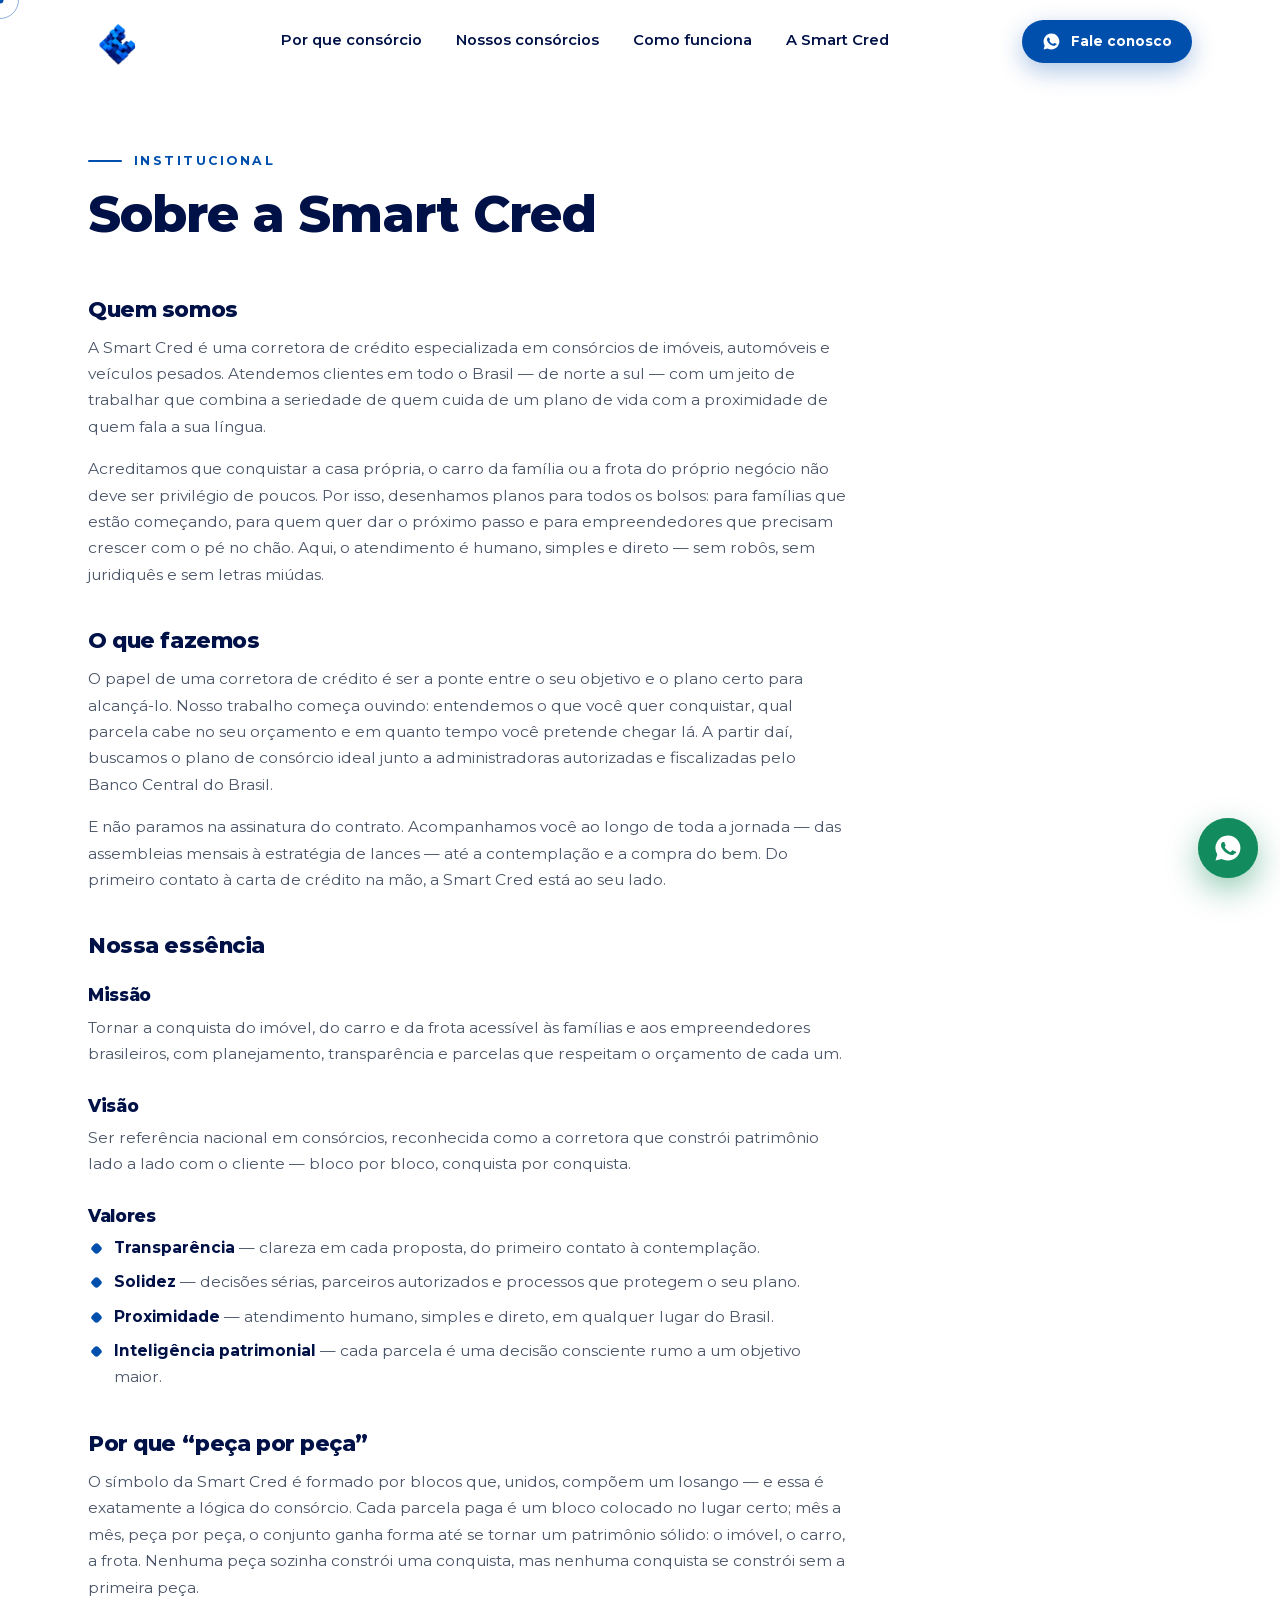
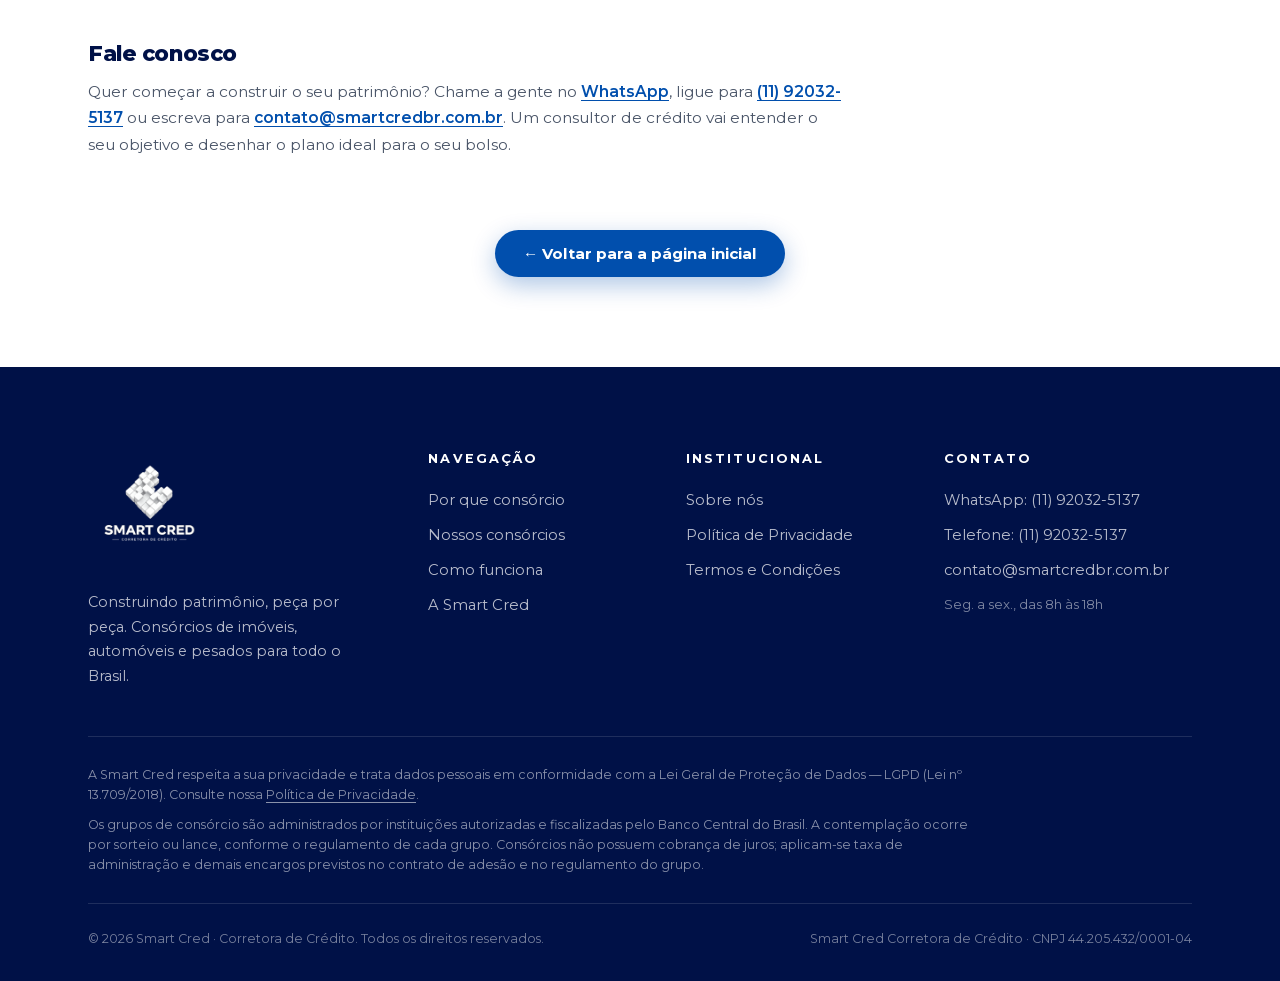
<file: sobre-nos.html>
<!DOCTYPE html>
<html lang="pt-BR">
<head>
  <meta charset="UTF-8" />
  <meta name="viewport" content="width=device-width, initial-scale=1.0" />
  <title>Sobre nós | Smart Cred — Corretora de Crédito</title>
  <meta name="description" content="Conheça a Smart Cred: corretora de crédito especializada em consórcios de imóveis, automóveis e pesados, com atendimento humano e próximo em todo o Brasil." />
  <meta property="og:title" content="Sobre nós | Smart Cred — Corretora de Crédito" />
  <meta property="og:description" content="Conheça a Smart Cred: corretora de crédito especializada em consórcios de imóveis, automóveis e pesados, com atendimento humano e próximo em todo o Brasil." />
  <meta property="og:type" content="website" />
  <meta property="og:url" content="https://smartcredbr.com.br/sobre-nos.html" />
  <meta property="og:image" content="https://smartcredbr.com.br/assets/img/logo-sombra.png" />
  <link rel="canonical" href="https://smartcredbr.com.br/sobre-nos.html" />
  <link rel="icon" type="image/svg+xml" href="assets/img/favicon.svg" />
  <link rel="apple-touch-icon" sizes="180x180" href="assets/img/apple-touch-icon.png" />
  <link rel="preload" href="assets/fonts/montserrat-latin.woff2" as="font" type="font/woff2" crossorigin />
  <link rel="stylesheet" href="css/styles.css" />
  <script>document.documentElement.classList.add('js');</script>
</head>
<body>

  <a class="skip-link" href="#conteudo">Pular para o conteúdo</a>

  <!-- ===== Barra de progresso de scroll ===== -->
  <div class="scroll-progress" aria-hidden="true"><span></span></div>

  <!-- ===== Cursor customizado ===== -->
  <div class="cursor" aria-hidden="true"><span class="cursor__dot"></span><span class="cursor__ring"></span></div>

  <!-- ===== Header ===== -->
  <header class="header" id="topo">
    <div class="container header__inner">
      <a href="index.html" class="header__logo" aria-label="Smart Cred — voltar ao início">
        <img src="assets/img/simbolo.png" alt="Smart Cred — Corretora de Crédito" width="256" height="232" />
      </a>
      <nav class="header__nav" aria-label="Navegação principal">
        <a href="index.html#vantagens">Por que consórcio</a>
        <a href="index.html#consorcios">Nossos consórcios</a>
        <a href="index.html#como-funciona">Como funciona</a>
        <a href="index.html#sobre">A Smart Cred</a>
      </nav>
      <div class="header__actions">
        <a class="btn btn--primary btn--sm" href="https://wa.me/5511920325137?text=Ol%C3%A1!%20Quero%20saber%20mais%20sobre%20os%20cons%C3%B3rcios%20da%20Smart%20Cred." target="_blank" rel="noopener">
          <svg viewBox="0 0 24 24" class="ic" aria-hidden="true"><path fill="currentColor" d="M12 2a10 10 0 0 0-8.6 15.1L2 22l5-1.3A10 10 0 1 0 12 2Zm5.4 14.1c-.2.7-1.3 1.3-1.9 1.4-.5.1-1.1.2-3.3-.7-2.8-1.2-4.6-4-4.7-4.2-.1-.2-1.1-1.5-1.1-2.9s.7-2 1-2.3c.2-.3.5-.3.7-.3h.5c.2 0 .4 0 .6.5l.8 2c.1.2.1.4 0 .6l-.4.6c-.1.2-.3.4-.1.7.2.3.8 1.3 1.7 2.1 1.2 1.1 2.2 1.4 2.5 1.5.3.1.5.1.7-.1l.9-1c.2-.3.4-.2.7-.1l1.9.9c.3.1.5.2.6.4 0 .1 0 .6-.1.9Z"/></svg>
          Fale conosco
        </a>
        <button class="header__burger" aria-label="Abrir menu" aria-expanded="false" aria-controls="menu-mobile">
          <span></span><span></span><span></span>
        </button>
      </div>
    </div>
  </header>

  <!-- ===== Menu mobile ===== -->
  <div class="menu" id="menu-mobile" aria-hidden="true">
    <nav class="menu__nav" aria-label="Menu">
      <a href="index.html#vantagens">Por que consórcio</a>
      <a href="index.html#consorcios">Nossos consórcios</a>
      <a href="index.html#como-funciona">Como funciona</a>
      <a href="index.html#sobre">A Smart Cred</a>
      <a href="index.html#contato">Contato</a>
    </nav>
    <div class="menu__contact">
      <a href="tel:+5511920325137">(11) 92032-5137</a>
      <a href="mailto:contato@smartcredbr.com.br">contato@smartcredbr.com.br</a>
    </div>
  </div>

  <!-- ===== Conteúdo ===== -->
  <main class="page" id="conteudo">
    <div class="container">
      <header class="page__head">
        <p class="eyebrow"><span class="eyebrow__line"></span>Institucional</p>
        <h1 class="page__title">Sobre a Smart Cred</h1>
      </header>

      <div class="page__content">
        <h2>Quem somos</h2>
        <p>A Smart Cred é uma corretora de crédito especializada em consórcios de imóveis, automóveis e veículos pesados. Atendemos clientes em todo o Brasil — de norte a sul — com um jeito de trabalhar que combina a seriedade de quem cuida de um plano de vida com a proximidade de quem fala a sua língua.</p>
        <p>Acreditamos que conquistar a casa própria, o carro da família ou a frota do próprio negócio não deve ser privilégio de poucos. Por isso, desenhamos planos para todos os bolsos: para famílias que estão começando, para quem quer dar o próximo passo e para empreendedores que precisam crescer com o pé no chão. Aqui, o atendimento é humano, simples e direto — sem robôs, sem juridiquês e sem letras miúdas.</p>

        <h2>O que fazemos</h2>
        <p>O papel de uma corretora de crédito é ser a ponte entre o seu objetivo e o plano certo para alcançá-lo. Nosso trabalho começa ouvindo: entendemos o que você quer conquistar, qual parcela cabe no seu orçamento e em quanto tempo você pretende chegar lá. A partir daí, buscamos o plano de consórcio ideal junto a administradoras autorizadas e fiscalizadas pelo Banco Central do Brasil.</p>
        <p>E não paramos na assinatura do contrato. Acompanhamos você ao longo de toda a jornada — das assembleias mensais à estratégia de lances — até a contemplação e a compra do bem. Do primeiro contato à carta de crédito na mão, a Smart Cred está ao seu lado.</p>

        <h2>Nossa essência</h2>
        <h3>Missão</h3>
        <p>Tornar a conquista do imóvel, do carro e da frota acessível às famílias e aos empreendedores brasileiros, com planejamento, transparência e parcelas que respeitam o orçamento de cada um.</p>

        <h3>Visão</h3>
        <p>Ser referência nacional em consórcios, reconhecida como a corretora que constrói patrimônio lado a lado com o cliente — bloco por bloco, conquista por conquista.</p>

        <h3>Valores</h3>
        <ul>
          <li><strong>Transparência</strong> — clareza em cada proposta, do primeiro contato à contemplação.</li>
          <li><strong>Solidez</strong> — decisões sérias, parceiros autorizados e processos que protegem o seu plano.</li>
          <li><strong>Proximidade</strong> — atendimento humano, simples e direto, em qualquer lugar do Brasil.</li>
          <li><strong>Inteligência patrimonial</strong> — cada parcela é uma decisão consciente rumo a um objetivo maior.</li>
        </ul>

        <h2>Por que “peça por peça”</h2>
        <p>O símbolo da Smart Cred é formado por blocos que, unidos, compõem um losango — e essa é exatamente a lógica do consórcio. Cada parcela paga é um bloco colocado no lugar certo; mês a mês, peça por peça, o conjunto ganha forma até se tornar um patrimônio sólido: o imóvel, o carro, a frota. Nenhuma peça sozinha constrói uma conquista, mas nenhuma conquista se constrói sem a primeira peça.</p>

        <h2>Fale conosco</h2>
        <p>Quer começar a construir o seu patrimônio? Chame a gente no <a href="https://wa.me/5511920325137?text=Ol%C3%A1!%20Quero%20saber%20mais%20sobre%20os%20cons%C3%B3rcios%20da%20Smart%20Cred." target="_blank" rel="noopener">WhatsApp</a>, ligue para <a href="tel:+5511920325137">(11) 92032-5137</a> ou escreva para <a href="mailto:contato@smartcredbr.com.br">contato@smartcredbr.com.br</a>. Um consultor de crédito vai entender o seu objetivo e desenhar o plano ideal para o seu bolso.</p>
      </div>

      <div class="page__back">
        <a class="btn btn--primary" href="index.html">← Voltar para a página inicial</a>
      </div>
    </div>
  </main>

  <!-- ===== Footer ===== -->
  <footer class="footer">
    <div class="container">
      <div class="footer__top">
        <div class="footer__brand">
          <img src="assets/img/logo-branca.png" alt="Smart Cred — Corretora de Crédito" width="140" height="140" />
          <p>Construindo patrimônio, peça por peça. Consórcios de imóveis, automóveis e pesados para todo o Brasil.</p>
        </div>
        <nav class="footer__col" aria-label="Navegação do site">
          <p class="footer__title">Navegação</p>
          <a href="index.html#vantagens">Por que consórcio</a>
          <a href="index.html#consorcios">Nossos consórcios</a>
          <a href="index.html#como-funciona">Como funciona</a>
          <a href="index.html#sobre">A Smart Cred</a>
        </nav>
        <nav class="footer__col" aria-label="Páginas institucionais">
          <p class="footer__title">Institucional</p>
          <a href="sobre-nos.html">Sobre nós</a>
          <a href="politica-de-privacidade.html">Política de Privacidade</a>
          <a href="termos-e-condicoes.html">Termos e Condições</a>
        </nav>
        <div class="footer__col">
          <p class="footer__title">Contato</p>
          <a href="https://wa.me/5511920325137?text=Ol%C3%A1!%20Quero%20saber%20mais%20sobre%20os%20cons%C3%B3rcios%20da%20Smart%20Cred." target="_blank" rel="noopener">WhatsApp: (11) 92032-5137</a>
          <a href="tel:+5511920325137">Telefone: (11) 92032-5137</a>
          <a href="mailto:contato@smartcredbr.com.br">contato@smartcredbr.com.br</a>
          <span class="footer__hours">Seg. a sex., das 8h às 18h</span>
        </div>
      </div>
      <div class="footer__legal">
        <p>A Smart Cred respeita a sua privacidade e trata dados pessoais em conformidade com a Lei Geral de Proteção de Dados — LGPD (Lei nº 13.709/2018). Consulte nossa <a href="politica-de-privacidade.html">Política de Privacidade</a>.</p>
        <p>Os grupos de consórcio são administrados por instituições autorizadas e fiscalizadas pelo Banco Central do Brasil. A contemplação ocorre por sorteio ou lance, conforme o regulamento de cada grupo. Consórcios não possuem cobrança de juros; aplicam-se taxa de administração e demais encargos previstos no contrato de adesão e no regulamento do grupo.</p>
      </div>
      <div class="footer__bottom">
        <span>© <span data-year>2026</span> Smart Cred · Corretora de Crédito. Todos os direitos reservados.</span>
        <span>Smart Cred Corretora de Crédito · CNPJ 44.205.432/0001-04</span>
      </div>
    </div>
  </footer>

  <!-- ===== WhatsApp flutuante ===== -->
  <a class="wa-float" href="https://wa.me/5511920325137?text=Ol%C3%A1!%20Quero%20saber%20mais%20sobre%20os%20cons%C3%B3rcios%20da%20Smart%20Cred." target="_blank" rel="noopener" aria-label="Conversar no WhatsApp">
    <svg viewBox="0 0 24 24" aria-hidden="true"><path fill="currentColor" d="M12 2a10 10 0 0 0-8.6 15.1L2 22l5-1.3A10 10 0 1 0 12 2Zm5.4 14.1c-.2.7-1.3 1.3-1.9 1.4-.5.1-1.1.2-3.3-.7-2.8-1.2-4.6-4-4.7-4.2-.1-.2-1.1-1.5-1.1-2.9s.7-2 1-2.3c.2-.3.5-.3.7-.3h.5c.2 0 .4 0 .6.5l.8 2c.1.2.1.4 0 .6l-.4.6c-.1.2-.3.4-.1.7.2.3.8 1.3 1.7 2.1 1.2 1.1 2.2 1.4 2.5 1.5.3.1.5.1.7-.1l.9-1c.2-.3.4-.2.7-.1l1.9.9c.3.1.5.2.6.4 0 .1 0 .6-.1.9Z"/></svg>
  </a>

  <script src="vendor/gsap.min.js"></script>
  <script src="vendor/ScrollTrigger.min.js"></script>
  <script src="vendor/lenis.min.js"></script>
  <script src="js/main.js"></script>
</body>
</html>
</file>
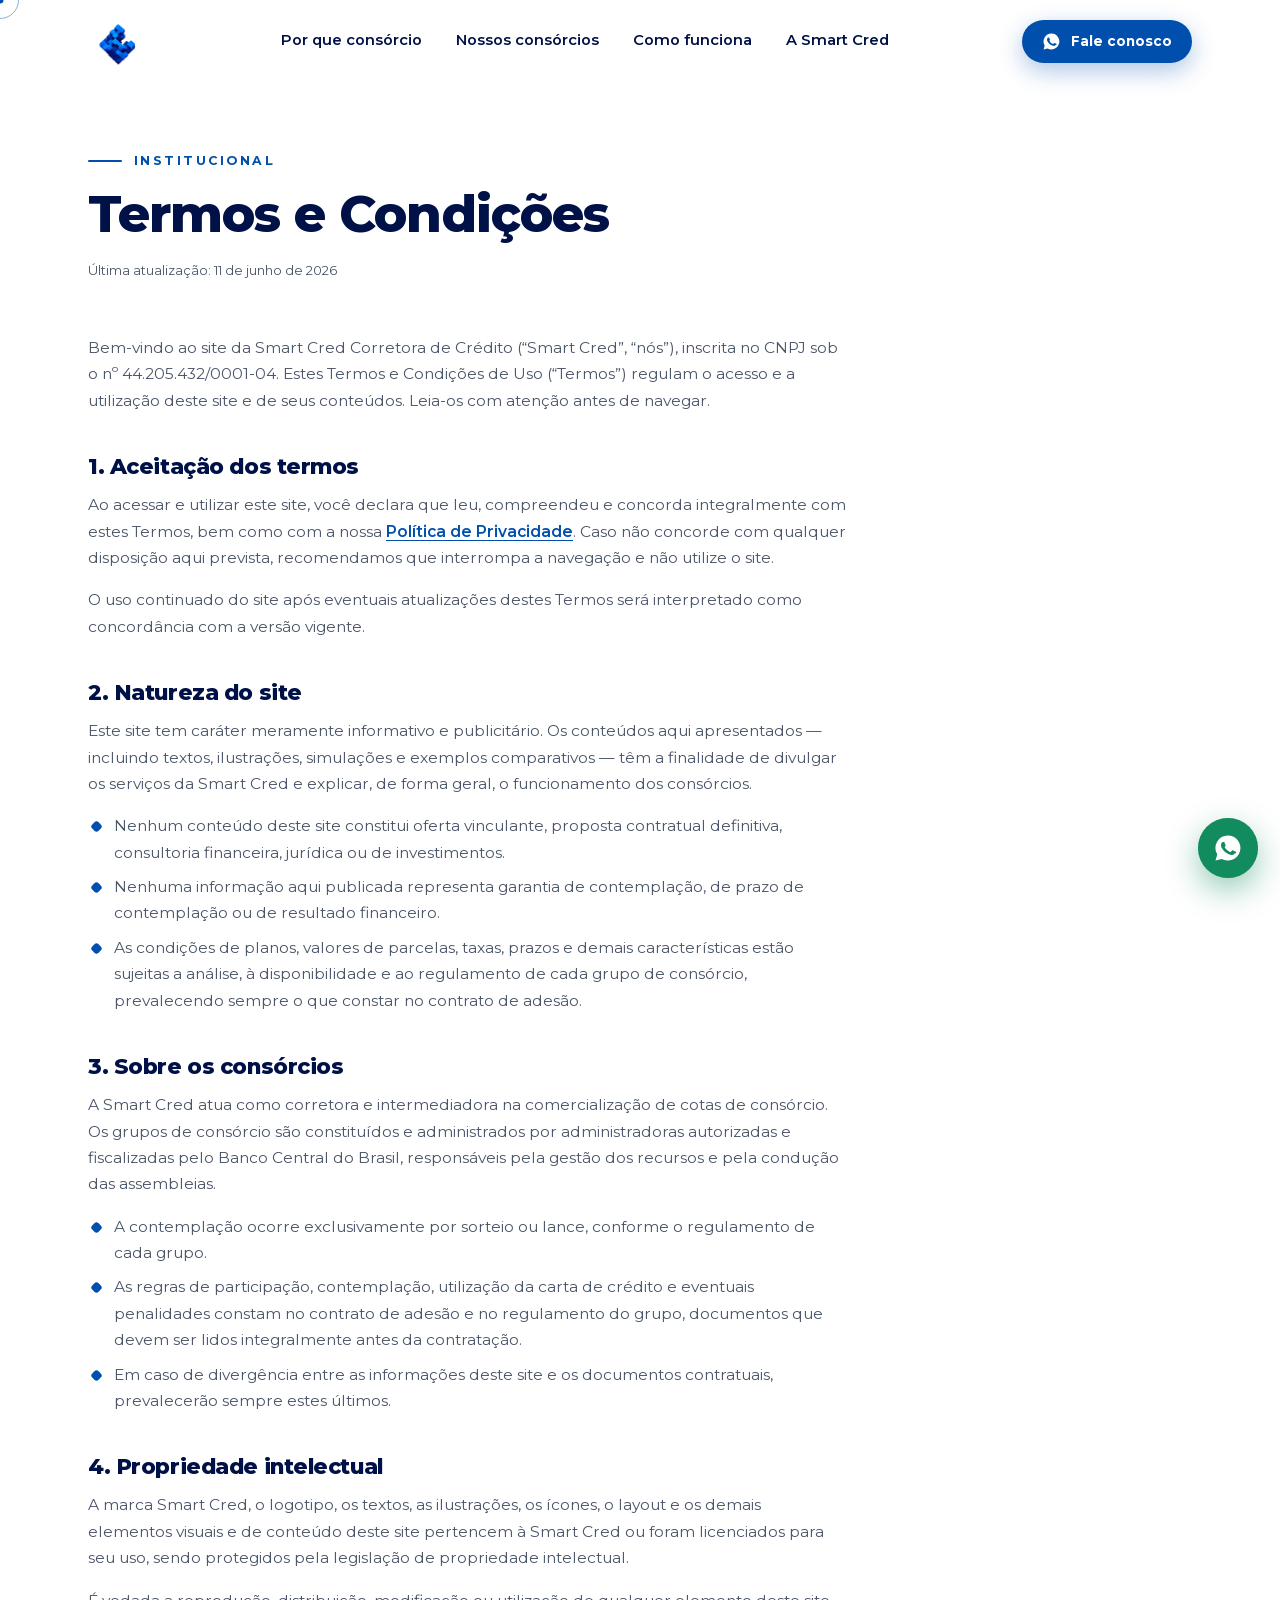
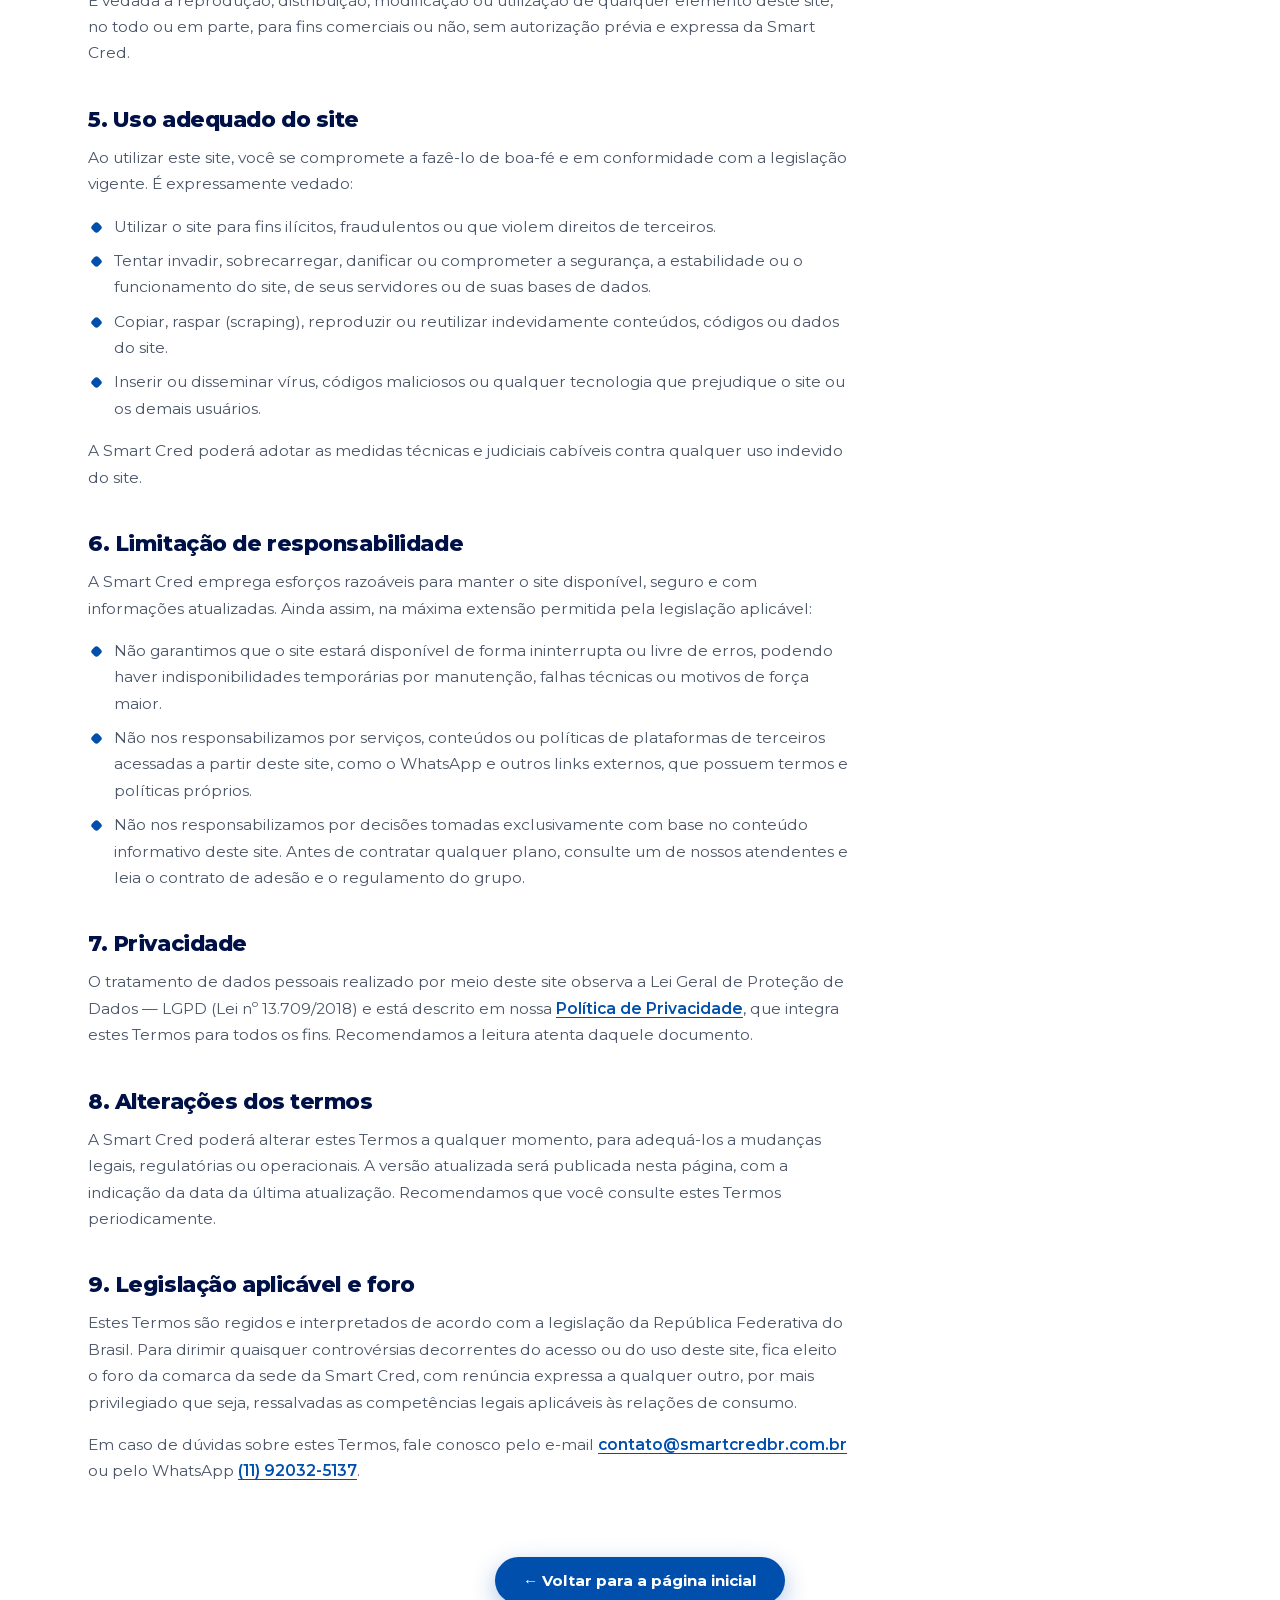
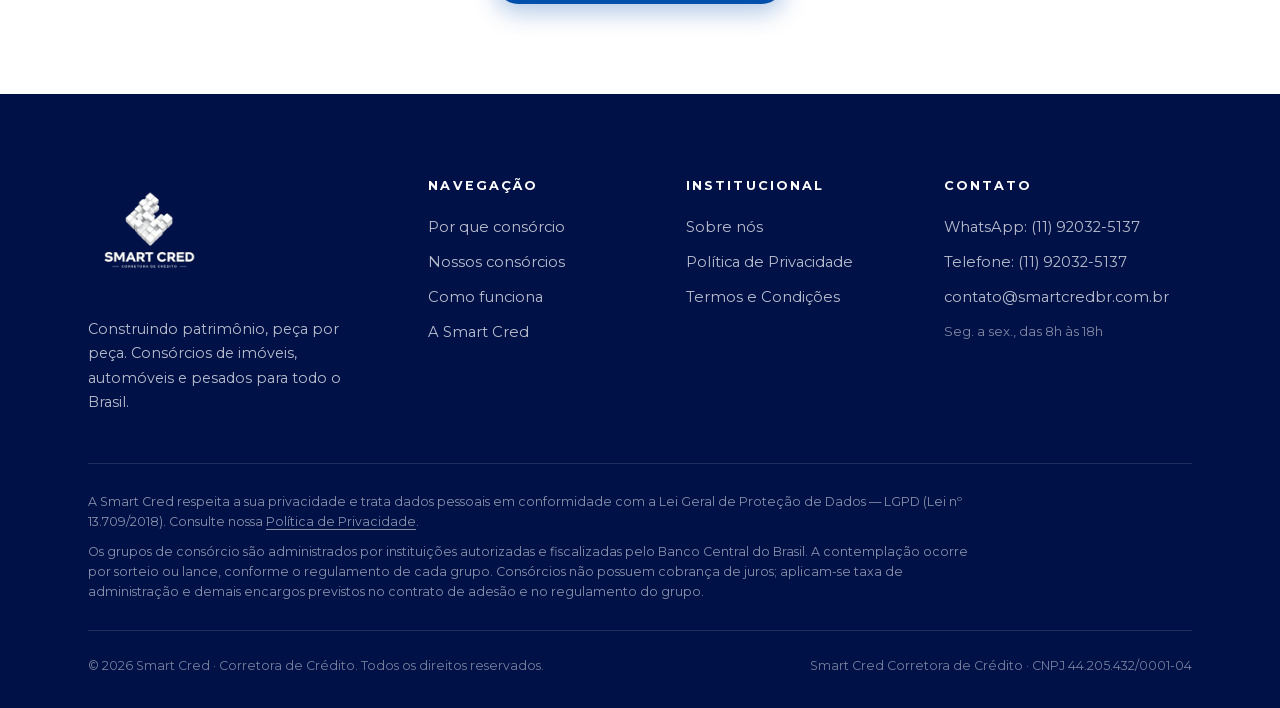
<file: termos-e-condicoes.html>
<!DOCTYPE html>
<html lang="pt-BR">
<head>
  <meta charset="UTF-8" />
  <meta name="viewport" content="width=device-width, initial-scale=1.0" />
  <title>Termos e Condições — Smart Cred | Corretora de Crédito</title>
  <meta name="description" content="Termos e Condições de Uso do site da Smart Cred, corretora de crédito especializada em consórcios de imóveis, automóveis e pesados." />
  <meta property="og:title" content="Termos e Condições — Smart Cred" />
  <meta property="og:description" content="Termos e Condições de Uso do site da Smart Cred, corretora de crédito especializada em consórcios." />
  <meta property="og:type" content="website" />
  <meta property="og:url" content="https://smartcredbr.com.br/termos-e-condicoes.html" />
  <meta property="og:image" content="https://smartcredbr.com.br/assets/img/logo-sombra.png" />
  <link rel="canonical" href="https://smartcredbr.com.br/termos-e-condicoes.html" />
  <link rel="icon" type="image/svg+xml" href="assets/img/favicon.svg" />
  <link rel="apple-touch-icon" sizes="180x180" href="assets/img/apple-touch-icon.png" />
  <link rel="preload" href="assets/fonts/montserrat-latin.woff2" as="font" type="font/woff2" crossorigin />
  <link rel="stylesheet" href="css/styles.css" />
  <script>document.documentElement.classList.add('js');</script>
</head>
<body>

  <a class="skip-link" href="#conteudo">Pular para o conteúdo</a>

  <!-- ===== Barra de progresso de scroll ===== -->
  <div class="scroll-progress" aria-hidden="true"><span></span></div>

  <!-- ===== Cursor customizado ===== -->
  <div class="cursor" aria-hidden="true"><span class="cursor__dot"></span><span class="cursor__ring"></span></div>

  <!-- ===== Header ===== -->
  <header class="header" id="topo">
    <div class="container header__inner">
      <a href="index.html" class="header__logo" aria-label="Smart Cred — voltar ao início">
        <img src="assets/img/simbolo.png" alt="Smart Cred — Corretora de Crédito" width="256" height="232" />
      </a>
      <nav class="header__nav" aria-label="Navegação principal">
        <a href="index.html#vantagens">Por que consórcio</a>
        <a href="index.html#consorcios">Nossos consórcios</a>
        <a href="index.html#como-funciona">Como funciona</a>
        <a href="index.html#sobre">A Smart Cred</a>
      </nav>
      <div class="header__actions">
        <a class="btn btn--primary btn--sm" href="https://wa.me/5511920325137?text=Ol%C3%A1!%20Quero%20saber%20mais%20sobre%20os%20cons%C3%B3rcios%20da%20Smart%20Cred." target="_blank" rel="noopener">
          <svg viewBox="0 0 24 24" class="ic" aria-hidden="true"><path fill="currentColor" d="M12 2a10 10 0 0 0-8.6 15.1L2 22l5-1.3A10 10 0 1 0 12 2Zm5.4 14.1c-.2.7-1.3 1.3-1.9 1.4-.5.1-1.1.2-3.3-.7-2.8-1.2-4.6-4-4.7-4.2-.1-.2-1.1-1.5-1.1-2.9s.7-2 1-2.3c.2-.3.5-.3.7-.3h.5c.2 0 .4 0 .6.5l.8 2c.1.2.1.4 0 .6l-.4.6c-.1.2-.3.4-.1.7.2.3.8 1.3 1.7 2.1 1.2 1.1 2.2 1.4 2.5 1.5.3.1.5.1.7-.1l.9-1c.2-.3.4-.2.7-.1l1.9.9c.3.1.5.2.6.4 0 .1 0 .6-.1.9Z"/></svg>
          Fale conosco
        </a>
        <button class="header__burger" aria-label="Abrir menu" aria-expanded="false" aria-controls="menu-mobile">
          <span></span><span></span><span></span>
        </button>
      </div>
    </div>
  </header>

  <!-- ===== Menu mobile ===== -->
  <div class="menu" id="menu-mobile" aria-hidden="true">
    <nav class="menu__nav" aria-label="Menu">
      <a href="index.html#vantagens">Por que consórcio</a>
      <a href="index.html#consorcios">Nossos consórcios</a>
      <a href="index.html#como-funciona">Como funciona</a>
      <a href="index.html#sobre">A Smart Cred</a>
      <a href="index.html#contato">Contato</a>
    </nav>
    <div class="menu__contact">
      <a href="tel:+5511920325137">(11) 92032-5137</a>
      <a href="mailto:contato@smartcredbr.com.br">contato@smartcredbr.com.br</a>
    </div>
  </div>

  <!-- ===== Conteúdo ===== -->
  <main class="page" id="conteudo">
    <div class="container">
      <header class="page__head">
        <p class="eyebrow"><span class="eyebrow__line"></span>Institucional</p>
        <h1 class="page__title">Termos e Condições</h1>
        <p class="page__updated">Última atualização: 11 de junho de 2026</p>
      </header>

      <div class="page__content">
        <p>Bem-vindo ao site da Smart Cred Corretora de Crédito (“Smart Cred”, “nós”), inscrita no CNPJ sob o nº 44.205.432/0001-04. Estes Termos e Condições de Uso (“Termos”) regulam o acesso e a utilização deste site e de seus conteúdos. Leia-os com atenção antes de navegar.</p>

        <h2>1. Aceitação dos termos</h2>
        <p>Ao acessar e utilizar este site, você declara que leu, compreendeu e concorda integralmente com estes Termos, bem como com a nossa <a href="politica-de-privacidade.html">Política de Privacidade</a>. Caso não concorde com qualquer disposição aqui prevista, recomendamos que interrompa a navegação e não utilize o site.</p>
        <p>O uso continuado do site após eventuais atualizações destes Termos será interpretado como concordância com a versão vigente.</p>

        <h2>2. Natureza do site</h2>
        <p>Este site tem caráter meramente informativo e publicitário. Os conteúdos aqui apresentados — incluindo textos, ilustrações, simulações e exemplos comparativos — têm a finalidade de divulgar os serviços da Smart Cred e explicar, de forma geral, o funcionamento dos consórcios.</p>
        <ul>
          <li>Nenhum conteúdo deste site constitui oferta vinculante, proposta contratual definitiva, consultoria financeira, jurídica ou de investimentos.</li>
          <li>Nenhuma informação aqui publicada representa garantia de contemplação, de prazo de contemplação ou de resultado financeiro.</li>
          <li>As condições de planos, valores de parcelas, taxas, prazos e demais características estão sujeitas a análise, à disponibilidade e ao regulamento de cada grupo de consórcio, prevalecendo sempre o que constar no contrato de adesão.</li>
        </ul>

        <h2>3. Sobre os consórcios</h2>
        <p>A Smart Cred atua como corretora e intermediadora na comercialização de cotas de consórcio. Os grupos de consórcio são constituídos e administrados por administradoras autorizadas e fiscalizadas pelo Banco Central do Brasil, responsáveis pela gestão dos recursos e pela condução das assembleias.</p>
        <ul>
          <li>A contemplação ocorre exclusivamente por sorteio ou lance, conforme o regulamento de cada grupo.</li>
          <li>As regras de participação, contemplação, utilização da carta de crédito e eventuais penalidades constam no contrato de adesão e no regulamento do grupo, documentos que devem ser lidos integralmente antes da contratação.</li>
          <li>Em caso de divergência entre as informações deste site e os documentos contratuais, prevalecerão sempre estes últimos.</li>
        </ul>

        <h2>4. Propriedade intelectual</h2>
        <p>A marca Smart Cred, o logotipo, os textos, as ilustrações, os ícones, o layout e os demais elementos visuais e de conteúdo deste site pertencem à Smart Cred ou foram licenciados para seu uso, sendo protegidos pela legislação de propriedade intelectual.</p>
        <p>É vedada a reprodução, distribuição, modificação ou utilização de qualquer elemento deste site, no todo ou em parte, para fins comerciais ou não, sem autorização prévia e expressa da Smart Cred.</p>

        <h2>5. Uso adequado do site</h2>
        <p>Ao utilizar este site, você se compromete a fazê-lo de boa-fé e em conformidade com a legislação vigente. É expressamente vedado:</p>
        <ul>
          <li>Utilizar o site para fins ilícitos, fraudulentos ou que violem direitos de terceiros.</li>
          <li>Tentar invadir, sobrecarregar, danificar ou comprometer a segurança, a estabilidade ou o funcionamento do site, de seus servidores ou de suas bases de dados.</li>
          <li>Copiar, raspar (scraping), reproduzir ou reutilizar indevidamente conteúdos, códigos ou dados do site.</li>
          <li>Inserir ou disseminar vírus, códigos maliciosos ou qualquer tecnologia que prejudique o site ou os demais usuários.</li>
        </ul>
        <p>A Smart Cred poderá adotar as medidas técnicas e judiciais cabíveis contra qualquer uso indevido do site.</p>

        <h2>6. Limitação de responsabilidade</h2>
        <p>A Smart Cred emprega esforços razoáveis para manter o site disponível, seguro e com informações atualizadas. Ainda assim, na máxima extensão permitida pela legislação aplicável:</p>
        <ul>
          <li>Não garantimos que o site estará disponível de forma ininterrupta ou livre de erros, podendo haver indisponibilidades temporárias por manutenção, falhas técnicas ou motivos de força maior.</li>
          <li>Não nos responsabilizamos por serviços, conteúdos ou políticas de plataformas de terceiros acessadas a partir deste site, como o WhatsApp e outros links externos, que possuem termos e políticas próprios.</li>
          <li>Não nos responsabilizamos por decisões tomadas exclusivamente com base no conteúdo informativo deste site. Antes de contratar qualquer plano, consulte um de nossos atendentes e leia o contrato de adesão e o regulamento do grupo.</li>
        </ul>

        <h2>7. Privacidade</h2>
        <p>O tratamento de dados pessoais realizado por meio deste site observa a Lei Geral de Proteção de Dados — LGPD (Lei nº 13.709/2018) e está descrito em nossa <a href="politica-de-privacidade.html">Política de Privacidade</a>, que integra estes Termos para todos os fins. Recomendamos a leitura atenta daquele documento.</p>

        <h2>8. Alterações dos termos</h2>
        <p>A Smart Cred poderá alterar estes Termos a qualquer momento, para adequá-los a mudanças legais, regulatórias ou operacionais. A versão atualizada será publicada nesta página, com a indicação da data da última atualização. Recomendamos que você consulte estes Termos periodicamente.</p>

        <h2>9. Legislação aplicável e foro</h2>
        <p>Estes Termos são regidos e interpretados de acordo com a legislação da República Federativa do Brasil. Para dirimir quaisquer controvérsias decorrentes do acesso ou do uso deste site, fica eleito o foro da comarca da sede da Smart Cred, com renúncia expressa a qualquer outro, por mais privilegiado que seja, ressalvadas as competências legais aplicáveis às relações de consumo.</p>

        <p>Em caso de dúvidas sobre estes Termos, fale conosco pelo e-mail <a href="mailto:contato@smartcredbr.com.br">contato@smartcredbr.com.br</a> ou pelo WhatsApp <a href="https://wa.me/5511920325137" target="_blank" rel="noopener">(11) 92032-5137</a>.</p>
      </div>

      <div class="page__back">
        <a class="btn btn--primary" href="index.html">← Voltar para a página inicial</a>
      </div>
    </div>
  </main>

  <!-- ===== Footer ===== -->
  <footer class="footer">
    <div class="container">
      <div class="footer__top">
        <div class="footer__brand">
          <img src="assets/img/logo-branca.png" alt="Smart Cred — Corretora de Crédito" width="140" height="140" />
          <p>Construindo patrimônio, peça por peça. Consórcios de imóveis, automóveis e pesados para todo o Brasil.</p>
        </div>
        <nav class="footer__col" aria-label="Navegação do site">
          <p class="footer__title">Navegação</p>
          <a href="index.html#vantagens">Por que consórcio</a>
          <a href="index.html#consorcios">Nossos consórcios</a>
          <a href="index.html#como-funciona">Como funciona</a>
          <a href="index.html#sobre">A Smart Cred</a>
        </nav>
        <nav class="footer__col" aria-label="Páginas institucionais">
          <p class="footer__title">Institucional</p>
          <a href="sobre-nos.html">Sobre nós</a>
          <a href="politica-de-privacidade.html">Política de Privacidade</a>
          <a href="termos-e-condicoes.html">Termos e Condições</a>
        </nav>
        <div class="footer__col">
          <p class="footer__title">Contato</p>
          <a href="https://wa.me/5511920325137?text=Ol%C3%A1!%20Quero%20saber%20mais%20sobre%20os%20cons%C3%B3rcios%20da%20Smart%20Cred." target="_blank" rel="noopener">WhatsApp: (11) 92032-5137</a>
          <a href="tel:+5511920325137">Telefone: (11) 92032-5137</a>
          <a href="mailto:contato@smartcredbr.com.br">contato@smartcredbr.com.br</a>
          <span class="footer__hours">Seg. a sex., das 8h às 18h</span>
        </div>
      </div>
      <div class="footer__legal">
        <p>A Smart Cred respeita a sua privacidade e trata dados pessoais em conformidade com a Lei Geral de Proteção de Dados — LGPD (Lei nº 13.709/2018). Consulte nossa <a href="politica-de-privacidade.html">Política de Privacidade</a>.</p>
        <p>Os grupos de consórcio são administrados por instituições autorizadas e fiscalizadas pelo Banco Central do Brasil. A contemplação ocorre por sorteio ou lance, conforme o regulamento de cada grupo. Consórcios não possuem cobrança de juros; aplicam-se taxa de administração e demais encargos previstos no contrato de adesão e no regulamento do grupo.</p>
      </div>
      <div class="footer__bottom">
        <span>© <span data-year>2026</span> Smart Cred · Corretora de Crédito. Todos os direitos reservados.</span>
        <span>Smart Cred Corretora de Crédito · CNPJ 44.205.432/0001-04</span>
      </div>
    </div>
  </footer>

  <!-- ===== WhatsApp flutuante ===== -->
  <a class="wa-float" href="https://wa.me/5511920325137?text=Ol%C3%A1!%20Quero%20saber%20mais%20sobre%20os%20cons%C3%B3rcios%20da%20Smart%20Cred." target="_blank" rel="noopener" aria-label="Conversar no WhatsApp">
    <svg viewBox="0 0 24 24" aria-hidden="true"><path fill="currentColor" d="M12 2a10 10 0 0 0-8.6 15.1L2 22l5-1.3A10 10 0 1 0 12 2Zm5.4 14.1c-.2.7-1.3 1.3-1.9 1.4-.5.1-1.1.2-3.3-.7-2.8-1.2-4.6-4-4.7-4.2-.1-.2-1.1-1.5-1.1-2.9s.7-2 1-2.3c.2-.3.5-.3.7-.3h.5c.2 0 .4 0 .6.5l.8 2c.1.2.1.4 0 .6l-.4.6c-.1.2-.3.4-.1.7.2.3.8 1.3 1.7 2.1 1.2 1.1 2.2 1.4 2.5 1.5.3.1.5.1.7-.1l.9-1c.2-.3.4-.2.7-.1l1.9.9c.3.1.5.2.6.4 0 .1 0 .6-.1.9Z"/></svg>
  </a>

  <script src="vendor/gsap.min.js"></script>
  <script src="vendor/ScrollTrigger.min.js"></script>
  <script src="vendor/lenis.min.js"></script>
  <script src="js/main.js"></script>
</body>
</html>
</file>
<file: css/styles.css>
/* ============================================================
   SMART CRED · Corretora de Crédito
   Design system baseado no Manual de Identidade Visual v1.0
   ============================================================ */

/* ---------- Fontes ---------- */
@font-face {
  font-family: 'Montserrat';
  font-style: normal;
  font-weight: 100 900;
  font-display: swap;
  src: url('../assets/fonts/montserrat-latin.woff2') format('woff2');
  unicode-range: U+0000-00FF, U+0131, U+0152-0153, U+02BB-02BC, U+02C6, U+02DA, U+02DC, U+0304, U+0308, U+0329, U+2000-206F, U+20AC, U+2122, U+2191, U+2193, U+2212, U+2215, U+FEFF, U+FFFD;
}
@font-face {
  font-family: 'Montserrat';
  font-style: normal;
  font-weight: 100 900;
  font-display: swap;
  src: url('../assets/fonts/montserrat-latin-ext.woff2') format('woff2');
  unicode-range: U+0100-02BA, U+02BD-02C5, U+02C7-02CC, U+02CE-02D7, U+02DD-02FF, U+0304, U+0308, U+0329, U+1D00-1DBF, U+1E00-1E9F, U+1EF2-1EFF, U+2020, U+20A0-20AB, U+20AD-20C0, U+2113, U+2C60-2C7F, U+A720-A7FF;
}

/* ---------- Tokens ---------- */
:root {
  /* Paleta principal (manual, seção 06) */
  --azul-conquista: #014FAD;
  --azul-construcao: #013784;
  --azul-patrimonio: #002461;
  --azul-solidez: #001147;
  /* Neutros */
  --branco: #FFFFFF;
  --cinza-claro: #F4F6FA;
  --cinza-texto: #4A5568;
  --quase-preto: #1A202C;
  /* Apoio derivado */
  --azul-glass: #DCE9FB;
  --azul-leve: #7FB3FF;
  --linha: #E2E9F5;
  --wa: #25D366;
  --wa-escuro: #128C5E;

  --fonte: 'Montserrat', -apple-system, BlinkMacSystemFont, 'Segoe UI', sans-serif;

  --container: 1200px;
  --pad: clamp(20px, 5vw, 48px);
  --radius: 20px;
  --radius-sm: 12px;

  --sombra-suave: 0 10px 40px rgba(0, 17, 71, 0.08);
  --sombra-media: 0 18px 60px rgba(0, 17, 71, 0.14);

  --t-rapida: 0.25s cubic-bezier(0.4, 0, 0.2, 1);
  --t-media: 0.5s cubic-bezier(0.22, 1, 0.36, 1);
}

/* ---------- Reset ---------- */
*, *::before, *::after { box-sizing: border-box; margin: 0; padding: 0; }

html { scroll-behavior: smooth; scroll-padding-top: 96px; }
html.lenis, html.lenis body { height: auto; }
.lenis.lenis-smooth { scroll-behavior: auto !important; }

body {
  font-family: var(--fonte);
  font-size: 1rem;
  line-height: 1.7;
  color: var(--cinza-texto);
  background: var(--branco);
  -webkit-font-smoothing: antialiased;
  overflow-x: hidden;
}

img, svg { display: block; max-width: 100%; }
a { color: inherit; text-decoration: none; }
button { font: inherit; background: none; border: 0; cursor: pointer; color: inherit; }
ul, ol { list-style: none; }
em { font-style: normal; }
strong { color: var(--azul-solidez); }

::selection { background: var(--azul-conquista); color: var(--branco); }

.container {
  width: 100%;
  max-width: var(--container);
  margin-inline: auto;
  padding-inline: var(--pad);
}

.section { padding-block: clamp(84px, 12vh, 150px); }

/* ---------- Acessibilidade: skip link e foco visível ---------- */
.skip-link {
  position: fixed;
  top: -100px;
  left: 16px;
  z-index: 1100;
  background: var(--azul-solidez);
  color: var(--branco);
  padding: 12px 22px;
  border-radius: 0 0 12px 12px;
  font-weight: 700;
  font-size: 0.9rem;
  transition: top var(--t-rapida);
}
.skip-link:focus { top: 0; }

:focus-visible {
  outline: 3px solid var(--azul-conquista);
  outline-offset: 3px;
  border-radius: 4px;
}
.mvv :focus-visible,
.footer :focus-visible,
.menu :focus-visible,
.stats :focus-visible,
.wa-float:focus-visible {
  outline-color: var(--azul-leve);
}

/* ---------- Tipografia base ---------- */
h1, h2, h3, h4 { color: var(--azul-solidez); line-height: 1.12; font-weight: 800; letter-spacing: -0.02em; }

.section__title {
  font-size: clamp(1.9rem, 4.2vw, 3.1rem);
  max-width: 18em;
}
.section__title em { color: var(--azul-conquista); }

.section__head { margin-bottom: clamp(40px, 7vh, 72px); }
.section__lead {
  margin-top: 20px;
  max-width: 46em;
  font-size: clamp(1rem, 1.3vw, 1.125rem);
}

.eyebrow {
  display: flex;
  align-items: center;
  gap: 12px;
  font-size: 0.78rem;
  font-weight: 700;
  letter-spacing: 0.2em;
  text-transform: uppercase;
  color: var(--azul-conquista);
  margin-bottom: 18px;
}
.eyebrow__line { width: 34px; height: 2px; background: var(--azul-conquista); border-radius: 2px; flex: none; }
.eyebrow--light { color: var(--azul-leve); }
.eyebrow--light .eyebrow__line { background: var(--azul-leve); }

/* ---------- Botões ---------- */
.btn {
  display: inline-flex;
  align-items: center;
  gap: 10px;
  padding: 16px 28px;
  border-radius: 999px;
  font-weight: 700;
  font-size: 0.95rem;
  line-height: 1;
  transition: transform var(--t-rapida), box-shadow var(--t-rapida), background var(--t-rapida), color var(--t-rapida), border-color var(--t-rapida);
  will-change: transform;
}
.btn .ic { width: 19px; height: 19px; flex: none; }
.btn:hover { transform: translateY(-2px); }
.btn:active { transform: translateY(0); }

.btn--primary {
  background: var(--azul-conquista);
  color: var(--branco);
  box-shadow: 0 8px 24px rgba(1, 79, 173, 0.32);
}
.btn--primary:hover { background: var(--azul-construcao); box-shadow: 0 12px 30px rgba(1, 79, 173, 0.4); }

.btn--ghost {
  border: 2px solid var(--linha);
  color: var(--azul-solidez);
  background: var(--branco);
}
.btn--ghost:hover { border-color: var(--azul-conquista); color: var(--azul-conquista); }

.btn--sm { padding: 12px 20px; font-size: 0.85rem; }

.link-arrow {
  display: inline-flex;
  align-items: center;
  gap: 8px;
  font-weight: 700;
  color: var(--azul-conquista);
  border-bottom: 2px solid transparent;
  transition: gap var(--t-rapida), border-color var(--t-rapida);
}
.link-arrow:hover { gap: 14px; border-color: var(--azul-conquista); }

/* ---------- Preloader ---------- */
.preloader {
  position: fixed;
  inset: 0;
  z-index: 1000;
  display: none;
  align-items: center;
  justify-content: center;
  background: var(--azul-solidez);
}
html.js .preloader { display: flex; }
html.js.is-loaded .preloader { display: none; }

.preloader__inner { text-align: center; }
.preloader__blocks {
  display: grid;
  grid-template-columns: repeat(3, 22px);
  gap: 6px;
  justify-content: center;
  transform: rotate(45deg);
  margin-bottom: 34px;
}
.pl-block {
  width: 22px;
  height: 22px;
  border-radius: 6px;
  background: var(--branco);
  opacity: 0;
  transform: scale(0);
  animation: pl-pop 0.5s cubic-bezier(0.34, 1.56, 0.64, 1) forwards;
  animation-delay: calc(var(--d) * 70ms);
}
.pl-block:nth-child(2n) { background: var(--azul-leve); }
.pl-block:nth-child(3n) { background: var(--azul-glass); }
@keyframes pl-pop { to { opacity: 1; transform: scale(1); } }

.preloader__word {
  color: var(--branco);
  font-weight: 800;
  letter-spacing: 0.34em;
  font-size: 0.95rem;
  opacity: 0;
  animation: pl-fade 0.6s ease 0.55s forwards;
}
.preloader__word span { color: var(--azul-leve); }
@keyframes pl-fade { to { opacity: 1; } }

/* ---------- Barra de progresso ---------- */
.scroll-progress {
  position: fixed;
  top: 0; left: 0; right: 0;
  height: 3px;
  z-index: 950;
  pointer-events: none;
}
.scroll-progress span {
  display: block;
  height: 100%;
  width: 100%;
  background: linear-gradient(90deg, var(--azul-conquista), var(--azul-leve));
  transform: scaleX(0);
  transform-origin: left;
}

/* ---------- Cursor customizado ---------- */
.cursor { display: none; }
@media (pointer: fine) {
  html.js .cursor { display: block; position: fixed; inset: 0; z-index: 990; pointer-events: none; }
  .cursor__dot, .cursor__ring {
    position: absolute;
    top: 0; left: 0;
    border-radius: 50%;
    translate: -50% -50%;
  }
  .cursor__dot { width: 7px; height: 7px; background: var(--azul-conquista); }
  .cursor__ring {
    width: 38px; height: 38px;
    border: 1.5px solid rgba(1, 79, 173, 0.45);
    transition: width 0.25s ease, height 0.25s ease, background 0.25s ease, opacity 0.25s ease;
  }
  .cursor.is-hover .cursor__ring { width: 58px; height: 58px; background: rgba(1, 79, 173, 0.08); }
}

/* ---------- Header ---------- */
.header {
  position: fixed;
  top: 0; left: 0; right: 0;
  z-index: 900;
  padding-block: 14px;
  transition: background var(--t-rapida), box-shadow var(--t-rapida), padding var(--t-rapida);
}
.header.is-scrolled {
  background: rgba(255, 255, 255, 0.86);
  backdrop-filter: blur(14px);
  -webkit-backdrop-filter: blur(14px);
  box-shadow: 0 4px 30px rgba(0, 17, 71, 0.08);
  padding-block: 8px;
}
.header__inner {
  display: flex;
  align-items: center;
  justify-content: space-between;
  gap: 24px;
}
.header__logo img { height: 54px; width: auto; transition: height var(--t-rapida); }
.header.is-scrolled .header__logo img { height: 46px; }

.header__nav { display: flex; gap: 34px; }
.header__nav a {
  position: relative;
  font-weight: 600;
  font-size: 0.92rem;
  color: var(--azul-solidez);
  padding-block: 6px;
}
.header__nav a::after {
  content: '';
  position: absolute;
  left: 0; bottom: 0;
  width: 100%; height: 2px;
  border-radius: 2px;
  background: var(--azul-conquista);
  transform: scaleX(0);
  transform-origin: right;
  transition: transform var(--t-media);
}
.header__nav a:hover::after, .header__nav a.is-active::after { transform: scaleX(1); transform-origin: left; }

.header__actions { display: flex; align-items: center; gap: 16px; }

.header__burger {
  display: none;
  flex-direction: column;
  gap: 5px;
  padding: 10px;
}
.header__burger span {
  width: 24px; height: 2px;
  border-radius: 2px;
  background: var(--azul-solidez);
  transition: transform var(--t-rapida), opacity var(--t-rapida);
}
.header__burger.is-open span:nth-child(1) { transform: translateY(7px) rotate(45deg); }
.header__burger.is-open span:nth-child(2) { opacity: 0; }
.header__burger.is-open span:nth-child(3) { transform: translateY(-7px) rotate(-45deg); }

/* ---------- Menu mobile ---------- */
.menu {
  position: fixed;
  inset: 0;
  z-index: 890;
  background: linear-gradient(160deg, var(--azul-solidez), var(--azul-patrimonio));
  display: flex;
  flex-direction: column;
  justify-content: center;
  gap: 48px;
  padding: var(--pad);
  opacity: 0;
  visibility: hidden;
  transition: opacity 0.35s ease, visibility 0.35s ease;
}
.menu.is-open { opacity: 1; visibility: visible; }
.menu__nav { display: flex; flex-direction: column; gap: 8px; }
.menu__nav a {
  color: var(--branco);
  font-size: clamp(1.7rem, 7vw, 2.4rem);
  font-weight: 800;
  padding-block: 8px;
  opacity: 0;
  transform: translateY(24px);
  transition: opacity 0.45s ease, transform 0.45s cubic-bezier(0.22, 1, 0.36, 1), color 0.25s ease;
}
.menu.is-open .menu__nav a { opacity: 1; transform: translateY(0); }
.menu.is-open .menu__nav a:nth-child(1) { transition-delay: 0.08s; }
.menu.is-open .menu__nav a:nth-child(2) { transition-delay: 0.14s; }
.menu.is-open .menu__nav a:nth-child(3) { transition-delay: 0.2s; }
.menu.is-open .menu__nav a:nth-child(4) { transition-delay: 0.26s; }
.menu.is-open .menu__nav a:nth-child(5) { transition-delay: 0.32s; }
.menu__nav a:hover { color: var(--azul-leve); }
.menu__contact { display: flex; flex-direction: column; gap: 6px; color: var(--azul-leve); font-weight: 600; }

/* ---------- Hero ---------- */
.hero {
  position: relative;
  min-height: 100vh;
  min-height: 100svh;
  display: flex;
  flex-direction: column;
  justify-content: center;
  padding-top: 130px;
  padding-bottom: 90px;
  background:
    radial-gradient(900px 500px at 85% 12%, rgba(1, 79, 173, 0.07), transparent 60%),
    linear-gradient(180deg, var(--cinza-claro) 0%, var(--branco) 100%);
  overflow: hidden;
}
.hero::before {
  content: '';
  position: absolute;
  inset: 0;
  background-image:
    linear-gradient(rgba(1, 79, 173, 0.045) 1px, transparent 1px),
    linear-gradient(90deg, rgba(1, 79, 173, 0.045) 1px, transparent 1px);
  background-size: 56px 56px;
  mask-image: radial-gradient(ellipse 90% 80% at 50% 30%, black 30%, transparent 75%);
  -webkit-mask-image: radial-gradient(ellipse 90% 80% at 50% 30%, black 30%, transparent 75%);
  pointer-events: none;
}

.hero__bg { position: absolute; inset: 0; pointer-events: none; }
.cube {
  position: absolute;
  border-radius: 14px;
  background: linear-gradient(135deg, var(--azul-conquista), var(--azul-construcao));
  box-shadow: 0 18px 40px rgba(0, 17, 71, 0.18);
  opacity: 0.92;
}
.cube--1 { width: 54px; height: 54px; top: 16%; left: 6%; }
.cube--2 { width: 30px; height: 30px; top: 64%; left: 12%; background: linear-gradient(135deg, var(--azul-leve), var(--azul-conquista)); }
.cube--3 { width: 22px; height: 22px; top: 30%; left: 44%; background: linear-gradient(135deg, var(--azul-glass), var(--azul-leve)); }
.cube--4 { width: 64px; height: 64px; top: 12%; right: 8%; background: linear-gradient(135deg, var(--azul-construcao), var(--azul-patrimonio)); }
.cube--5 { width: 28px; height: 28px; bottom: 22%; right: 24%; background: linear-gradient(135deg, var(--azul-leve), var(--azul-conquista)); }
.cube--6 { width: 40px; height: 40px; bottom: 12%; right: 6%; }
.cube--7 { width: 18px; height: 18px; top: 52%; left: 56%; background: linear-gradient(135deg, var(--azul-glass), var(--azul-leve)); }

.hero__grid {
  position: relative;
  display: grid;
  grid-template-columns: minmax(0, 1.15fr) minmax(0, 0.85fr);
  align-items: center;
  gap: clamp(32px, 5vw, 72px);
}

.hero__title {
  font-size: clamp(2.5rem, 6.2vw, 4.6rem);
  line-height: 1.04;
  margin-bottom: 26px;
}
.hero__title em {
  color: var(--azul-conquista);
  position: relative;
}
.hero__title .line { display: block; overflow: hidden; padding-block: 0.06em; }
html.js .hero__title .line__inner { display: inline-block; transform: translateY(110%); }

.hero__sub {
  font-size: clamp(1.02rem, 1.4vw, 1.2rem);
  max-width: 34em;
  margin-bottom: 36px;
}

.hero__ctas { display: flex; flex-wrap: wrap; gap: 14px; margin-bottom: 36px; }

.hero__badges { display: flex; flex-wrap: wrap; gap: 10px 26px; }
.hero__badges li {
  display: flex;
  align-items: center;
  gap: 8px;
  font-size: 0.88rem;
  font-weight: 600;
  color: var(--azul-patrimonio);
}
.hero__badges .ic { width: 17px; height: 17px; color: var(--azul-conquista); }

html.js [data-hero='eyebrow'],
html.js [data-hero='sub'],
html.js [data-hero='ctas'],
html.js [data-hero='badges'],
html.js [data-hero='visual'] { opacity: 0; }

.hero__visual { display: flex; justify-content: center; }
.hero__logo-card {
  position: relative;
  width: min(100%, 430px);
  aspect-ratio: 1;
  display: flex;
  align-items: center;
  justify-content: center;
  border-radius: 32px;
  background: rgba(255, 255, 255, 0.65);
  backdrop-filter: blur(8px);
  -webkit-backdrop-filter: blur(8px);
  border: 1px solid rgba(255, 255, 255, 0.9);
  box-shadow: var(--sombra-media);
  transform-style: preserve-3d;
  will-change: transform;
}
.hero__logo-card::after {
  content: '';
  position: absolute;
  inset: 18px;
  border-radius: 22px;
  border: 1px dashed rgba(1, 79, 173, 0.18);
  pointer-events: none;
}
.hero__logo { width: 78%; height: auto; }

.hero__scroll {
  position: absolute;
  left: 50%;
  bottom: 26px;
  transform: translateX(-50%);
  display: flex;
  flex-direction: column;
  align-items: center;
  gap: 10px;
  font-size: 0.72rem;
  font-weight: 700;
  letter-spacing: 0.18em;
  text-transform: uppercase;
  color: var(--cinza-texto);
}
.hero__scroll-line {
  width: 2px;
  height: 42px;
  border-radius: 2px;
  background: linear-gradient(180deg, var(--azul-conquista), transparent);
  overflow: hidden;
  position: relative;
}
.hero__scroll-line::after {
  content: '';
  position: absolute;
  inset: 0;
  background: var(--azul-solidez);
  animation: scroll-hint 1.8s ease-in-out infinite;
}
@keyframes scroll-hint {
  0% { transform: translateY(-100%); }
  60%, 100% { transform: translateY(100%); }
}

/* ---------- Marquee ---------- */
.marquee {
  background: var(--azul-solidez);
  color: var(--branco);
  padding-block: 20px;
  overflow: hidden;
  transform: rotate(-1.2deg) scale(1.02);
  position: relative;
  z-index: 2;
}
.marquee__track { display: flex; width: max-content; animation: marquee 28s linear infinite; }
.marquee__group { display: flex; align-items: center; flex: none; }
.marquee__group span {
  font-weight: 700;
  font-size: 0.95rem;
  letter-spacing: 0.14em;
  text-transform: uppercase;
  padding-inline: 26px;
  white-space: nowrap;
}
.marquee__group i {
  width: 10px; height: 10px;
  border-radius: 3px;
  background: var(--azul-conquista);
  transform: rotate(45deg);
  flex: none;
}
@keyframes marquee { to { transform: translateX(-50%); } }
@media (prefers-reduced-motion: reduce) {
  .marquee__track { animation: none; }
}

/* ---------- Reveal genérico ---------- */
html.js [data-reveal] { opacity: 0; transform: translateY(30px); }
html.js.reduce-motion [data-reveal] { opacity: 1; transform: none; }

/* ---------- Por que consórcio ---------- */
.why { background: var(--branco); }
.why__grid {
  display: grid;
  grid-template-columns: repeat(4, 1fr);
  gap: 20px;
}
.why-card {
  position: relative;
  background: var(--branco);
  border: 1px solid var(--linha);
  border-radius: var(--radius);
  padding: 34px 26px 30px;
  overflow: hidden;
  transition: transform var(--t-media), box-shadow var(--t-media), border-color var(--t-media);
}
.why-card::before {
  content: '';
  position: absolute;
  top: 0; left: 0;
  width: 100%; height: 4px;
  background: linear-gradient(90deg, var(--azul-conquista), var(--azul-leve));
  transform: scaleX(0);
  transform-origin: left;
  transition: transform var(--t-media);
}
.why-card:hover {
  transform: translateY(-8px);
  box-shadow: var(--sombra-media);
  border-color: transparent;
}
.why-card:hover::before { transform: scaleX(1); }
.why-card__num {
  position: absolute;
  top: 18px; right: 22px;
  font-weight: 800;
  font-size: 0.85rem;
  color: var(--azul-construcao);
  opacity: 0.85;
}
.why-card__icon {
  width: 54px; height: 54px;
  border-radius: 16px;
  display: flex;
  align-items: center;
  justify-content: center;
  background: linear-gradient(135deg, rgba(1, 79, 173, 0.1), rgba(127, 179, 255, 0.16));
  color: var(--azul-conquista);
  margin-bottom: 22px;
  transition: transform var(--t-media);
}
.why-card:hover .why-card__icon { transform: rotate(-6deg) scale(1.06); }
.why-card__icon svg { width: 26px; height: 26px; }
.why-card h3 { font-size: 1.08rem; font-weight: 700; margin-bottom: 12px; }
.why-card p { font-size: 0.92rem; }

/* Comparativo */
.compare {
  margin-top: clamp(48px, 8vh, 80px);
  display: grid;
  grid-template-columns: minmax(0, 0.9fr) minmax(0, 1.1fr);
  gap: clamp(28px, 4vw, 64px);
  align-items: center;
  background: var(--cinza-claro);
  border-radius: 28px;
  padding: clamp(28px, 4vw, 56px);
}
.compare__text h3 { font-size: 1.4rem; margin-bottom: 14px; }
.compare__text p { font-size: 0.95rem; }
.compare__note { margin-top: 12px; font-size: 0.78rem !important; }
.compare__bars { display: flex; flex-direction: column; gap: 22px; }
.compare-bar__head {
  display: flex;
  justify-content: space-between;
  align-items: baseline;
  margin-bottom: 8px;
  font-size: 0.85rem;
}
.compare-bar__head span { font-weight: 700; color: var(--azul-solidez); text-transform: uppercase; letter-spacing: 0.08em; font-size: 0.78rem; }
.compare-bar__head strong { font-weight: 600; color: var(--cinza-texto); font-size: 0.8rem; }
.compare-bar__track {
  height: 18px;
  border-radius: 999px;
  background: rgba(1, 79, 173, 0.08);
  overflow: hidden;
}
.compare-bar__fill {
  display: block;
  height: 100%;
  width: var(--w);
  border-radius: 999px;
  transform: scaleX(0);
  transform-origin: left;
}
html:not(.js) .compare-bar__fill { transform: scaleX(1); }
.compare-bar__fill--smart { background: linear-gradient(90deg, var(--azul-conquista), var(--azul-leve)); }
.compare-bar__fill--fin { background: linear-gradient(90deg, var(--cinza-texto), var(--quase-preto)); }

/* ---------- Stats ---------- */
.stats {
  background: linear-gradient(120deg, var(--azul-patrimonio), var(--azul-solidez));
  padding-block: clamp(48px, 7vh, 72px);
  position: relative;
  overflow: hidden;
}
.stats::before {
  content: '';
  position: absolute;
  inset: 0;
  background-image:
    linear-gradient(rgba(255, 255, 255, 0.04) 1px, transparent 1px),
    linear-gradient(90deg, rgba(255, 255, 255, 0.04) 1px, transparent 1px);
  background-size: 44px 44px;
}
.stats__grid {
  position: relative;
  display: grid;
  grid-template-columns: repeat(4, 1fr);
  gap: 28px;
}
.stat { text-align: center; }
.stat__value {
  display: block;
  font-size: clamp(2.4rem, 5vw, 3.6rem);
  font-weight: 800;
  color: var(--branco);
  line-height: 1;
  margin-bottom: 10px;
}
.stat__label {
  font-size: 0.85rem;
  font-weight: 600;
  color: var(--azul-leve);
  letter-spacing: 0.04em;
}

/* ---------- Nossos consórcios ---------- */
.segments { background: var(--cinza-claro); }

.segments__tabs {
  display: flex;
  flex-wrap: wrap;
  gap: 12px;
  margin-bottom: 34px;
}
.seg-tab {
  display: inline-flex;
  align-items: center;
  gap: 10px;
  padding: 14px 26px;
  border-radius: 999px;
  font-weight: 700;
  font-size: 0.95rem;
  color: var(--azul-patrimonio);
  background: var(--branco);
  border: 1.5px solid var(--linha);
  transition: background var(--t-rapida), color var(--t-rapida), border-color var(--t-rapida), transform var(--t-rapida), box-shadow var(--t-rapida);
}
.seg-tab .ic { width: 20px; height: 20px; }
.seg-tab:hover { transform: translateY(-2px); border-color: var(--azul-conquista); }
.seg-tab.is-active {
  background: var(--azul-conquista);
  border-color: var(--azul-conquista);
  color: var(--branco);
  box-shadow: 0 10px 26px rgba(1, 79, 173, 0.35);
}

.segments__panels { position: relative; }
.seg-panel {
  display: grid;
  grid-template-columns: minmax(0, 1fr) minmax(0, 1.1fr);
  gap: clamp(28px, 4vw, 64px);
  align-items: center;
  background: var(--branco);
  border-radius: 28px;
  border: 1px solid var(--linha);
  padding: clamp(28px, 4vw, 56px);
  box-shadow: var(--sombra-suave);
}
.seg-panel[hidden] { display: none; }

.seg-panel__visual {
  background:
    radial-gradient(420px 280px at 50% 40%, rgba(1, 79, 173, 0.09), transparent 70%),
    var(--cinza-claro);
  border-radius: 22px;
  padding: clamp(20px, 3vw, 40px);
  display: flex;
  align-items: center;
  justify-content: center;
}
.seg-art { width: 100%; height: auto; max-width: 360px; }

.seg-panel__body h3 { font-size: clamp(1.4rem, 2.4vw, 1.9rem); margin-bottom: 16px; }
.seg-panel__body p { font-size: 0.98rem; margin-bottom: 22px; }
.seg-panel__chips { display: flex; flex-wrap: wrap; gap: 8px; margin-bottom: 26px; }
.seg-panel__chips li {
  font-size: 0.78rem;
  font-weight: 700;
  letter-spacing: 0.04em;
  color: var(--azul-construcao);
  background: rgba(1, 79, 173, 0.08);
  border-radius: 999px;
  padding: 7px 16px;
}

/* ---------- Como funciona ---------- */
.steps { background: var(--branco); }
.steps__wrap { position: relative; }
.steps__line {
  position: absolute;
  top: 27px; left: 0; right: 0;
  height: 2px;
  background: var(--linha);
  border-radius: 2px;
  overflow: hidden;
}
.steps__line span {
  display: block;
  height: 100%;
  width: 100%;
  background: linear-gradient(90deg, var(--azul-conquista), var(--azul-leve));
  transform: scaleX(0);
  transform-origin: left;
}
html:not(.js) .steps__line span { transform: scaleX(1); }

.steps__list {
  display: grid;
  grid-template-columns: repeat(4, 1fr);
  gap: 28px;
}
.step { position: relative; }
.step__num {
  display: grid;
  place-items: center;
  width: 54px; height: 54px;
  margin-left: 8px;
  margin-bottom: 26px;
  border-radius: 16px;
  background: var(--azul-solidez);
  color: var(--branco);
  font-weight: 800;
  font-size: 0; /* esconde o texto direto; o número é re-renderizado abaixo, contra-rotacionado */
  transform: rotate(45deg);
  position: relative;
  z-index: 1;
  box-shadow: 0 10px 24px rgba(0, 17, 71, 0.22);
}
.step__num::after {
  content: attr(data-num);
  font-size: 1.15rem;
  transform: rotate(-45deg);
}
.step:nth-child(2) .step__num { background: var(--azul-patrimonio); }
.step:nth-child(3) .step__num { background: var(--azul-construcao); }
.step:nth-child(4) .step__num { background: var(--azul-conquista); }
.step h3 { font-size: 1.1rem; margin-bottom: 10px; }
.step p { font-size: 0.92rem; }

/* ---------- Missão, Visão, Valores ---------- */
.mvv {
  background:
    radial-gradient(800px 480px at 12% 8%, rgba(1, 79, 173, 0.28), transparent 60%),
    linear-gradient(160deg, var(--azul-solidez) 0%, var(--azul-patrimonio) 100%);
  color: rgba(255, 255, 255, 0.82);
  position: relative;
  overflow: hidden;
}
.mvv::before {
  content: '';
  position: absolute;
  inset: 0;
  background-image:
    linear-gradient(rgba(255, 255, 255, 0.035) 1px, transparent 1px),
    linear-gradient(90deg, rgba(255, 255, 255, 0.035) 1px, transparent 1px);
  background-size: 52px 52px;
  pointer-events: none;
}
.mvv .container { position: relative; }
.mvv .section__title { color: var(--branco); }
.mvv .section__title em { color: var(--azul-leve); }
.mvv .section__lead { color: rgba(255, 255, 255, 0.75); }

.mvv__grid {
  display: grid;
  grid-template-columns: repeat(3, 1fr);
  gap: 20px;
}
.mvv-card {
  background: rgba(255, 255, 255, 0.05);
  border: 1px solid rgba(255, 255, 255, 0.12);
  border-radius: var(--radius);
  padding: 34px 28px;
  backdrop-filter: blur(6px);
  -webkit-backdrop-filter: blur(6px);
  transition: transform var(--t-media), background var(--t-media), border-color var(--t-media);
}
.mvv-card:hover {
  transform: translateY(-6px);
  background: rgba(255, 255, 255, 0.08);
  border-color: rgba(127, 179, 255, 0.4);
}
.mvv-card__icon {
  width: 52px; height: 52px;
  border-radius: 15px;
  display: flex;
  align-items: center;
  justify-content: center;
  background: linear-gradient(135deg, var(--azul-conquista), var(--azul-construcao));
  color: var(--branco);
  margin-bottom: 22px;
  box-shadow: 0 10px 26px rgba(0, 0, 0, 0.25);
}
.mvv-card__icon svg { width: 25px; height: 25px; }
.mvv-card h3 { color: var(--branco); font-size: 1.2rem; margin-bottom: 12px; }
.mvv-card p { font-size: 0.93rem; }
.mvv-card__values { display: flex; flex-direction: column; gap: 12px; }
.mvv-card__values li { font-size: 0.88rem; line-height: 1.55; }
.mvv-card__values strong { color: var(--azul-leve); }

.mvv__quote {
  margin-top: clamp(48px, 8vh, 80px);
  text-align: center;
  position: relative;
  padding-top: 30px;
}
.mvv__quote-mark {
  position: absolute;
  top: -10px; left: 50%;
  transform: translateX(-50%);
  font-size: 5rem;
  line-height: 1;
  color: var(--azul-conquista);
  font-weight: 800;
  opacity: 0.9;
}
.mvv__quote p {
  font-size: clamp(1.3rem, 2.6vw, 1.9rem);
  font-weight: 700;
  color: var(--branco);
  max-width: 24em;
  margin-inline: auto;
  line-height: 1.4;
}
.mvv__quote em { color: var(--azul-leve); }

/* ---------- Contato ---------- */
.contact { background: var(--branco); position: relative; overflow: hidden; }
.contact__grid {
  display: grid;
  grid-template-columns: minmax(0, 1.2fr) minmax(0, 0.8fr);
  gap: clamp(36px, 5vw, 80px);
  align-items: center;
}
.contact__channels { display: flex; flex-direction: column; gap: 14px; margin-top: 36px; max-width: 520px; }
.contact-card {
  display: flex;
  align-items: center;
  gap: 18px;
  padding: 18px 22px;
  border-radius: 18px;
  border: 1px solid var(--linha);
  background: var(--branco);
  transition: transform var(--t-rapida), box-shadow var(--t-rapida), border-color var(--t-rapida);
}
.contact-card:hover {
  transform: translateX(6px);
  box-shadow: var(--sombra-suave);
  border-color: rgba(1, 79, 173, 0.35);
}
.contact-card__icon {
  width: 50px; height: 50px;
  flex: none;
  border-radius: 14px;
  display: flex;
  align-items: center;
  justify-content: center;
  background: linear-gradient(135deg, rgba(1, 79, 173, 0.1), rgba(127, 179, 255, 0.18));
  color: var(--azul-conquista);
}
.contact-card__icon svg { width: 24px; height: 24px; }
.contact-card__icon--wa { background: rgba(37, 211, 102, 0.14); color: var(--wa-escuro); }
.contact-card__body { display: flex; flex-direction: column; gap: 2px; }
.contact-card__body strong { font-size: 0.98rem; }
.contact-card__body span { font-size: 0.84rem; color: var(--cinza-texto); }
.contact-card__arrow {
  margin-left: auto;
  font-size: 1.2rem;
  color: var(--azul-conquista);
  transition: transform var(--t-rapida);
}
.contact-card:hover .contact-card__arrow { transform: translateX(4px); }

.contact__visual { display: flex; justify-content: center; }
.contact__block-stack {
  display: grid;
  grid-template-columns: repeat(2, 84px);
  gap: 14px;
  transform: rotate(45deg);
}
.contact__block-stack span {
  width: 84px; height: 84px;
  border-radius: 20px;
  background: linear-gradient(135deg, var(--azul-conquista), var(--azul-construcao));
  box-shadow: 0 20px 44px rgba(0, 17, 71, 0.22);
}
.contact__block-stack span:nth-child(2) { background: linear-gradient(135deg, var(--azul-leve), var(--azul-conquista)); }
.contact__block-stack span:nth-child(3) { background: linear-gradient(135deg, var(--azul-construcao), var(--azul-patrimonio)); }
.contact__block-stack span:nth-child(4) { background: linear-gradient(135deg, var(--azul-glass), var(--azul-leve)); }
.contact__block-stack span:nth-child(5) { background: linear-gradient(135deg, var(--azul-patrimonio), var(--azul-solidez)); }
.contact__block-stack span:nth-child(6) { background: linear-gradient(135deg, var(--azul-conquista), var(--azul-leve)); }

/* ---------- Footer ---------- */
.footer {
  background: var(--azul-solidez);
  color: rgba(255, 255, 255, 0.72);
  padding-top: clamp(64px, 9vh, 96px);
  padding-bottom: 32px;
}
.footer__top {
  display: grid;
  grid-template-columns: 1.4fr 1fr 1fr 1.2fr;
  gap: clamp(32px, 4vw, 56px);
  padding-bottom: 48px;
  border-bottom: 1px solid rgba(255, 255, 255, 0.12);
}
.footer__brand img { width: 124px; height: auto; margin-bottom: 18px; }
.footer__brand p { font-size: 0.9rem; max-width: 28em; }
.footer__col { display: flex; flex-direction: column; gap: 10px; }
.footer__col .footer__title {
  color: var(--branco);
  font-size: 0.8rem;
  font-weight: 700;
  letter-spacing: 0.16em;
  text-transform: uppercase;
  margin-bottom: 8px;
}
.footer__col a {
  font-size: 0.92rem;
  width: fit-content;
  position: relative;
  transition: color var(--t-rapida);
}
.footer__col a::after {
  content: '';
  position: absolute;
  left: 0; bottom: -2px;
  width: 100%; height: 1px;
  background: var(--azul-leve);
  transform: scaleX(0);
  transform-origin: right;
  transition: transform var(--t-media);
}
.footer__col a:hover { color: var(--branco); }
.footer__col a:hover::after { transform: scaleX(1); transform-origin: left; }
.footer__hours { font-size: 0.82rem; opacity: 0.7; }

.footer__legal {
  padding-block: 28px;
  border-bottom: 1px solid rgba(255, 255, 255, 0.12);
  display: flex;
  flex-direction: column;
  gap: 10px;
}
.footer__legal p { font-size: 0.78rem; line-height: 1.6; opacity: 0.75; max-width: 72em; }
.footer__legal a { text-decoration: underline; text-underline-offset: 3px; }
.footer__legal a:hover { color: var(--branco); }

.footer__bottom {
  padding-top: 24px;
  display: flex;
  flex-wrap: wrap;
  justify-content: space-between;
  gap: 10px;
  font-size: 0.78rem;
  opacity: 0.65;
}

/* ---------- WhatsApp flutuante ---------- */
.wa-float {
  position: fixed;
  right: 22px;
  bottom: 22px;
  z-index: 880;
  width: 60px;
  height: 60px;
  border-radius: 50%;
  display: flex;
  align-items: center;
  justify-content: center;
  background: var(--wa-escuro);
  color: var(--branco);
  box-shadow: 0 12px 32px rgba(18, 140, 94, 0.45);
  transition: transform var(--t-rapida), box-shadow var(--t-rapida), background var(--t-rapida);
}
.wa-float::before {
  content: '';
  position: absolute;
  inset: 0;
  border-radius: 50%;
  background: var(--wa-escuro);
  opacity: 0.4;
  z-index: -1;
  animation: wa-pulse 2.4s ease-out infinite;
}
@keyframes wa-pulse {
  0% { transform: scale(1); opacity: 0.4; }
  70%, 100% { transform: scale(1.55); opacity: 0; }
}
.wa-float:hover { transform: scale(1.08) translateY(-2px); background: #0F7A52; box-shadow: 0 16px 40px rgba(18, 140, 94, 0.55); }
.wa-float svg { width: 30px; height: 30px; }
@media (prefers-reduced-motion: reduce) {
  .wa-float::before { animation: none; }
}

/* ---------- Páginas internas ---------- */
.page { padding-top: 150px; padding-bottom: clamp(64px, 10vh, 110px); min-height: 70vh; }
.page__head { margin-bottom: clamp(36px, 6vh, 56px); max-width: 760px; }
.page__head .eyebrow { margin-bottom: 14px; }
.page__title { font-size: clamp(2rem, 4.6vw, 3.2rem); margin-bottom: 16px; }
.page__updated { font-size: 0.82rem; color: var(--cinza-texto); }
.page__content { max-width: 760px; }
.page__content h2 { font-size: 1.35rem; margin: 40px 0 14px; }
.page__content h3 { font-size: 1.08rem; margin: 28px 0 10px; }
.page__content p { margin-bottom: 16px; font-size: 0.97rem; }
.page__content ul { margin: 0 0 16px 0; display: flex; flex-direction: column; gap: 8px; }
.page__content ul li {
  position: relative;
  padding-left: 26px;
  font-size: 0.97rem;
}
.page__content ul li::before {
  content: '';
  position: absolute;
  left: 4px; top: 9px;
  width: 9px; height: 9px;
  border-radius: 3px;
  background: var(--azul-conquista);
  transform: rotate(45deg);
}
.page__content a { color: var(--azul-conquista); font-weight: 600; text-decoration: underline; text-underline-offset: 3px; }
.page__back { display: flex; justify-content: center; margin-top: clamp(48px, 8vh, 72px); }

/* ---------- Robustez: sem GSAP / sem JS ---------- */
/* Se as bibliotecas de animação falharem, nada pode ficar invisível. */
html.no-gsap [data-reveal] { opacity: 1; transform: none; }
html.no-gsap .hero__title .line__inner { transform: none; }
html.no-gsap [data-hero='eyebrow'],
html.no-gsap [data-hero='sub'],
html.no-gsap [data-hero='ctas'],
html.no-gsap [data-hero='badges'],
html.no-gsap [data-hero='visual'] { opacity: 1; }
html.no-gsap .compare-bar__fill,
html.no-gsap .steps__line span { transform: scaleX(1); }

/* Sem JS, os três painéis de consórcio aparecem empilhados. */
html:not(.js) .seg-panel + .seg-panel { margin-top: 24px; }
html.js .seg-panel:not(.is-active) { display: none; }

body.menu-open { overflow: hidden; }

/* ---------- Acessibilidade / preferências ---------- */
@media (prefers-reduced-motion: reduce) {
  html { scroll-behavior: auto; }
  *, *::before, *::after { animation-duration: 0.01ms !important; transition-duration: 0.01ms !important; }
}

/* ---------- Responsivo ---------- */
@media (max-width: 1080px) {
  .why__grid { grid-template-columns: repeat(2, 1fr); }
  .stats__grid { grid-template-columns: repeat(2, 1fr); gap: 36px; }
  .steps__list { grid-template-columns: repeat(2, 1fr); row-gap: 48px; }
  .steps__line { display: none; }
  .mvv__grid { grid-template-columns: 1fr; max-width: 640px; }
}

@media (max-width: 900px) {
  .header__nav { display: none; }
  .header__burger { display: flex; }
  .hero { padding-top: 120px; }
  .hero__grid { grid-template-columns: 1fr; }
  .hero__visual { order: -1; }
  .hero__logo-card { width: min(62vw, 320px); }
  .hero__scroll { display: none; }
  .seg-panel { grid-template-columns: 1fr; }
  .seg-panel__visual { max-width: 420px; margin-inline: auto; width: 100%; }
  .compare { grid-template-columns: 1fr; }
  .contact__grid { grid-template-columns: 1fr; }
  .contact__visual { display: none; }
  .footer__top { grid-template-columns: 1fr 1fr; }
  .footer__brand { grid-column: 1 / -1; }
  .cube--3, .cube--7 { display: none; }
}

@media (max-width: 560px) {
  .why__grid { grid-template-columns: 1fr; }
  .steps__list { grid-template-columns: 1fr; }
  .stats__grid { grid-template-columns: 1fr 1fr; gap: 28px; }
  .hero__ctas .btn { width: 100%; justify-content: center; }
  .footer__top { grid-template-columns: 1fr; }
  .footer__bottom { flex-direction: column; }
  .seg-tab { flex: 1; justify-content: center; padding-inline: 14px; }
  .wa-float { width: 54px; height: 54px; right: 16px; bottom: 16px; }
}

@media (max-width: 430px) {
  /* o CTA do header não cabe ao lado do logo + burger; o WhatsApp flutuante cobre a função */
  .header__actions .btn { display: none; }
}
</file>
